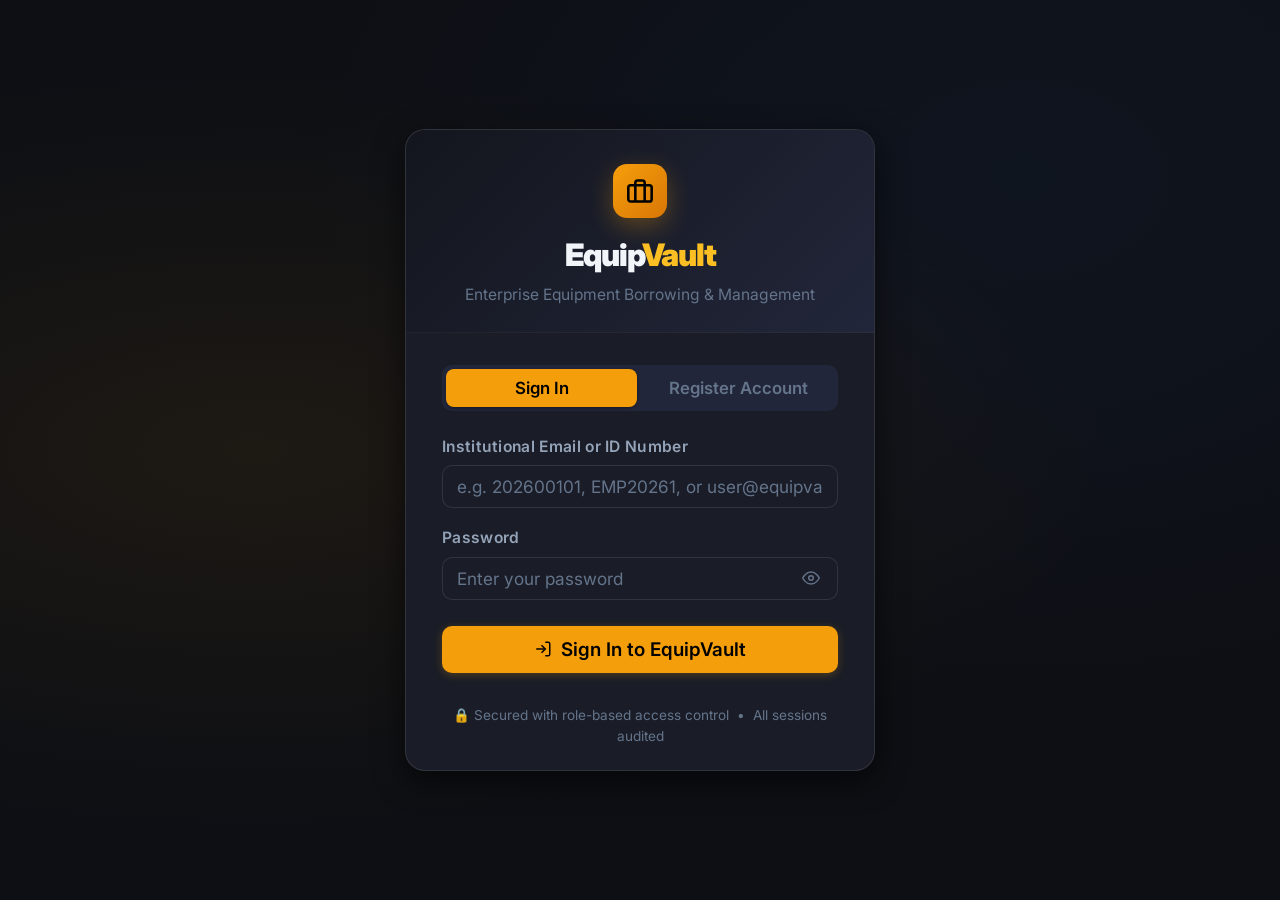
<file: index.html>
<!DOCTYPE html>
<html lang="en">
<head>
  <meta charset="UTF-8">
  <meta name="viewport" content="width=device-width, initial-scale=1.0">
  <meta name="description" content="EquipVault — Enterprise Equipment Borrowing & Management System. Manage equipment, requests, returns and reports.">
  <title>EquipVault — Admin & Custodian Portal</title>
  <link rel="stylesheet" href="css/style.css?v=20261025_02">
  <link rel="icon" href="data:image/svg+xml,<svg xmlns='http://www.w3.org/2000/svg' viewBox='0 0 24 24' fill='%23f59e0b'><path d='M20 7h-4V4c0-1.1-.9-2-2-2h-4c-1.1 0-2 .9-2 2v3H4c-1.1 0-2 .9-2 2v11c0 1.1.9 2 2 2h16c1.1 0 2-.9 2-2V9c0-1.1-.9-2-2-2zM10 4h4v3h-4V4zm10 16H4V9h16v11z'/></svg>">
  <style>
    /* Direct Receipt Theme Overrides */
    #modal-receipt .receipt-sheet {
      background: var(--bg-surface, #13161d) !important;
      color: var(--text-primary, #f1f5f9) !important;
      border: 1px solid var(--border-medium, rgba(255,255,255,0.12)) !important;
    }
    #modal-receipt h2 {
      color: var(--text-primary, #ffffff) !important;
    }
    #modal-receipt .receipt-header p {
      color: var(--text-secondary, #94a3b8) !important;
    }
    #modal-receipt .receipt-table th {
      background: var(--bg-elevated, #22263a) !important;
      color: var(--gold-400, #fbbf24) !important;
    }
    #modal-receipt .receipt-table td {
      background: var(--bg-card, #1a1d27) !important;
      color: var(--text-primary, #f1f5f9) !important;
    }
    #modal-receipt .receipt-table td strong {
      color: var(--text-primary, #ffffff) !important;
    }
    #modal-receipt .signature-line {
      color: var(--text-secondary, #94a3b8) !important;
    }
    #modal-receipt .signature-line strong {
      color: var(--text-primary, #ffffff) !important;
    }
    [data-theme="light"] #modal-receipt .receipt-sheet {
      background: #ffffff !important;
      color: #0f172a !important;
    }
    [data-theme="light"] #modal-receipt h2 {
      color: #0f172a !important;
    }
    [data-theme="light"] #modal-receipt .receipt-table th {
      background: #f1f5f9 !important;
      color: #b45309 !important;
    }
    [data-theme="light"] #modal-receipt .receipt-table td {
      background: #ffffff !important;
      color: #0f172a !important;
    }
    [data-theme="light"] #modal-receipt .receipt-table td strong {
      color: #0f172a !important;
    }
  </style>
</head>
<body>
<div class="app-shell">

  <!-- ===================== SIDEBAR ===================== -->
  <aside class="sidebar" id="sidebar">
    <a class="sidebar-brand" href="#">
      <div class="sidebar-brand-icon">
        <svg viewBox="0 0 24 24" fill="none" stroke="currentColor" stroke-width="2.2">
          <rect x="2" y="7" width="20" height="14" rx="2"/>
          <path d="M16 21V5a2 2 0 0 0-2-2h-4a2 2 0 0 0-2 2v16"/>
        </svg>
      </div>
      <div class="sidebar-brand-text">
        <div class="sidebar-brand-name">EquipVault</div>
        <div class="sidebar-brand-sub">Admin & Custodian Portal</div>
      </div>
    </a>

    <nav class="sidebar-nav">
      <span class="nav-section-label">Overview</span>

      <button class="nav-tab active" data-tab="dashboard" id="nav-dashboard">
        <svg viewBox="0 0 24 24" fill="none" stroke="currentColor" stroke-width="2"><rect x="3" y="3" width="7" height="7"/><rect x="14" y="3" width="7" height="7"/><rect x="14" y="14" width="7" height="7"/><rect x="3" y="14" width="7" height="7"/></svg>
        Dashboard
      </button>

      <span class="nav-section-label">Inventory</span>

      <button class="nav-tab" data-tab="equipment" id="nav-equipment">
        <svg viewBox="0 0 24 24" fill="none" stroke="currentColor" stroke-width="2"><polygon points="12 2 2 7 12 12 22 7 12 2"/><polyline points="2 17 12 22 22 17"/><polyline points="2 12 12 17 22 12"/></svg>
        Equipment
        <span class="nav-badge" id="badge-equipment"></span>
      </button>

      <span class="nav-section-label">Transactions</span>

      <button class="nav-tab" data-tab="requests" id="nav-requests">
        <svg viewBox="0 0 24 24" fill="none" stroke="currentColor" stroke-width="2"><path d="M14 2H6a2 2 0 0 0-2 2v16a2 2 0 0 0 2 2h12a2 2 0 0 0 2-2V8z"/><polyline points="14 2 14 8 20 8"/><line x1="12" y1="18" x2="12" y2="12"/><line x1="9" y1="15" x2="15" y2="15"/></svg>
        Requests
        <span class="nav-badge" id="badge-requests"></span>
      </button>

      <button class="nav-tab" data-tab="returns" id="nav-returns">
        <svg viewBox="0 0 24 24" fill="none" stroke="currentColor" stroke-width="2"><polyline points="9 14 4 9 9 4"/><path d="M20 20v-7a4 4 0 0 0-4-4H4"/></svg>
        Returns
        <span class="nav-badge" id="badge-returns"></span>
      </button>

      <button class="nav-tab" data-tab="overdue" id="nav-overdue">
        <svg viewBox="0 0 24 24" fill="none" stroke="currentColor" stroke-width="2"><circle cx="12" cy="12" r="10"/><polyline points="12 6 12 12 14 14"/></svg>
        Due Dates
        <span class="nav-badge" id="badge-overdue"></span>
      </button>

      <span class="nav-section-label">Reports</span>

      <button class="nav-tab" data-tab="history" id="nav-history">
        <svg viewBox="0 0 24 24" fill="none" stroke="currentColor" stroke-width="2"><polyline points="22 12 18 12 15 21 9 3 6 12 2 12"/></svg>
        History & Reports
      </button>
    </nav>

    <div class="sidebar-footer">
      <div class="sidebar-user-card" id="sidebar-user-card">
        <div class="sidebar-avatar" id="sidebar-avatar">EV</div>
        <div class="sidebar-user-info">
          <div class="sidebar-user-name" id="sidebar-user-name">Loading…</div>
          <div class="sidebar-user-role" id="sidebar-user-role">—</div>
        </div>
      </div>
    </div>
  </aside>

  <!-- ===================== MAIN ===================== -->
  <div class="main-content">

    <!-- Header -->
    <header class="app-header">
      <div class="header-left">
        <div class="header-chips">
          <button class="header-chip chip-overdue" id="chip-overdue" style="display:none;">
            <svg width="12" height="12" viewBox="0 0 24 24" fill="none" stroke="currentColor" stroke-width="2.5"><circle cx="12" cy="12" r="10"/><line x1="12" y1="8" x2="12" y2="12"/><line x1="12" y1="16" x2="12.01" y2="16"/></svg>
            <span id="chip-overdue-text">0 Overdue</span>
          </button>
          <button class="header-chip chip-pending" id="chip-pending" style="display:none;">
            <svg width="12" height="12" viewBox="0 0 24 24" fill="none" stroke="currentColor" stroke-width="2.5"><circle cx="12" cy="12" r="10"/><polyline points="12 6 12 12 14 14"/></svg>
            <span id="chip-pending-text">0 Pending</span>
          </button>
        </div>
      </div>

      <div class="header-right">
        <button class="header-icon-btn" id="btn-theme" title="Toggle theme">
          <svg viewBox="0 0 24 24" fill="none" stroke="currentColor" stroke-width="2"><circle cx="12" cy="12" r="5"/><line x1="12" y1="1" x2="12" y2="3"/><line x1="12" y1="21" x2="12" y2="23"/><line x1="4.22" y1="4.22" x2="5.64" y2="5.64"/><line x1="18.36" y1="18.36" x2="19.78" y2="19.78"/><line x1="1" y1="12" x2="3" y2="12"/><line x1="21" y1="12" x2="23" y2="12"/><line x1="4.22" y1="19.78" x2="5.64" y2="18.36"/><line x1="18.36" y1="5.64" x2="19.78" y2="4.22"/></svg>
        </button>
        <div class="header-user-btn" id="header-user-btn">
          <div class="header-avatar" id="header-avatar">EV</div>
          <div class="header-user-info">
            <div class="header-user-name" id="header-user-name">Guest</div>
            <div class="header-user-role" id="header-user-role">Not signed in</div>
          </div>
        </div>
        <button class="btn btn-danger btn-sm" id="btn-logout" title="Sign out">
          <svg viewBox="0 0 24 24" fill="none" stroke="currentColor" stroke-width="2"><path d="M9 21H5a2 2 0 0 1-2-2V5a2 2 0 0 1 2-2h4"/><polyline points="16 17 21 12 16 7"/><line x1="21" y1="12" x2="9" y2="12"/></svg>
        </button>
      </div>
    </header>

    <!-- Page Content -->
    <main class="page-content">

      <!-- ===================== DASHBOARD ===================== -->
      <section class="view-section active" id="view-dashboard">
        <div class="page-header">
          <div>
            <h1 class="page-title">Dashboard</h1>
            <p class="page-subtitle">Real-time overview of your equipment inventory and borrowing activity.</p>
          </div>
          <div class="page-actions">
            <button class="btn btn-secondary btn-sm" id="btn-dashboard-refresh">
              <svg viewBox="0 0 24 24" fill="none" stroke="currentColor" stroke-width="2"><polyline points="23 4 23 10 17 10"/><path d="M20.49 15a9 9 0 1 1-2.12-9.36L23 10"/></svg>
              Refresh
            </button>
          </div>
        </div>

        <!-- Overdue Alert -->
        <div class="alert-banner alert-overdue" id="overdue-banner">
          <div class="alert-icon">
            <svg viewBox="0 0 24 24" fill="none" stroke="currentColor" stroke-width="2"><circle cx="12" cy="12" r="10"/><line x1="12" y1="8" x2="12" y2="12"/><line x1="12" y1="16" x2="12.01" y2="16"/></svg>
          </div>
          <div class="alert-text">
            <div class="alert-title" id="overdue-banner-title">Overdue Items Detected</div>
            <div class="alert-desc" id="overdue-banner-desc">Immediate action required — review overdue loans and contact borrowers.</div>
          </div>
          <button class="btn btn-danger btn-sm" id="btn-view-overdue">View Overdue</button>
        </div>

        <!-- KPI Cards -->
        <div class="kpi-grid">
          <div class="kpi-card kpi-gold">
            <div class="kpi-header">
              <div class="kpi-icon">
                <svg viewBox="0 0 24 24" fill="none" stroke="currentColor" stroke-width="2"><polygon points="12 2 2 7 12 12 22 7 12 2"/><polyline points="2 17 12 22 22 17"/><polyline points="2 12 12 17 22 12"/></svg>
              </div>
              <span class="kpi-label">Total Equipment</span>
            </div>
            <div class="kpi-value" id="kpi-total">—</div>
            <div class="kpi-progress-track"><div class="kpi-progress-fill" id="kpi-total-bar" style="width:100%"></div></div>
            <div class="kpi-meta">All registered items in inventory</div>
          </div>

          <div class="kpi-card kpi-green">
            <div class="kpi-header">
              <div class="kpi-icon">
                <svg viewBox="0 0 24 24" fill="none" stroke="currentColor" stroke-width="2"><polyline points="20 6 9 17 4 12"/></svg>
              </div>
              <span class="kpi-label">Available</span>
            </div>
            <div class="kpi-value" id="kpi-available">—</div>
            <div class="kpi-progress-track"><div class="kpi-progress-fill" id="kpi-available-bar" style="width:0%"></div></div>
            <div class="kpi-meta"><span id="kpi-availability-rate">0</span>% availability rate</div>
          </div>

          <div class="kpi-card kpi-blue">
            <div class="kpi-header">
              <div class="kpi-icon">
                <svg viewBox="0 0 24 24" fill="none" stroke="currentColor" stroke-width="2"><path d="M20.84 4.61a5.5 5.5 0 0 0-7.78 0L12 5.67l-1.06-1.06a5.5 5.5 0 0 0-7.78 7.78l1.06 1.06L12 21.23l7.78-7.78 1.06-1.06a5.5 5.5 0 0 0 0-7.78z"/></svg>
              </div>
              <span class="kpi-label">Borrowed</span>
            </div>
            <div class="kpi-value" id="kpi-borrowed">—</div>
            <div class="kpi-progress-track"><div class="kpi-progress-fill" id="kpi-borrowed-bar" style="width:0%"></div></div>
            <div class="kpi-meta">Active loans in circulation</div>
          </div>

          <div class="kpi-card kpi-red">
            <div class="kpi-header">
              <div class="kpi-icon">
                <svg viewBox="0 0 24 24" fill="none" stroke="currentColor" stroke-width="2"><circle cx="12" cy="12" r="10"/><polyline points="12 6 12 12 14 14"/></svg>
              </div>
              <span class="kpi-label">Overdue</span>
            </div>
            <div class="kpi-value" id="kpi-overdue">—</div>
            <div class="kpi-progress-track"><div class="kpi-progress-fill" id="kpi-overdue-bar" style="width:0%"></div></div>
            <div class="kpi-meta">Past expected return date</div>
          </div>

          <div class="kpi-card kpi-purple">
            <div class="kpi-header">
              <div class="kpi-icon">
                <svg viewBox="0 0 24 24" fill="none" stroke="currentColor" stroke-width="2"><path d="M14.7 6.3a1 1 0 0 0 0 1.4l1.6 1.6a1 1 0 0 0 1.4 0l3.77-3.77a6 6 0 0 1-7.94 7.94l-6.91 6.91a2.12 2.12 0 0 1-3-3l6.91-6.91a6 6 0 0 1 7.94-7.94l-3.76 3.76z"/></svg>
              </div>
              <span class="kpi-label">Maintenance</span>
            </div>
            <div class="kpi-value" id="kpi-maintenance">—</div>
            <div class="kpi-progress-track"><div class="kpi-progress-fill" id="kpi-maintenance-bar" style="width:0%"></div></div>
            <div class="kpi-meta">Items under servicing</div>
          </div>

          <div class="kpi-card kpi-gold">
            <div class="kpi-header">
              <div class="kpi-icon">
                <svg viewBox="0 0 24 24" fill="none" stroke="currentColor" stroke-width="2"><path d="M14 2H6a2 2 0 0 0-2 2v16a2 2 0 0 0 2 2h12a2 2 0 0 0 2-2V8z"/><polyline points="14 2 14 8 20 8"/></svg>
              </div>
              <span class="kpi-label">Pending Requests</span>
            </div>
            <div class="kpi-value" id="kpi-pending">—</div>
            <div class="kpi-progress-track"><div class="kpi-progress-fill" id="kpi-pending-bar" style="width:0%"></div></div>
            <div class="kpi-meta">Awaiting admin approval</div>
          </div>
        </div>

        <!-- Dashboard Grid -->
        <div class="dashboard-grid">
          <!-- Active Loans -->
          <div class="card">
            <div class="card-header">
              <div class="card-title">
                <svg viewBox="0 0 24 24" fill="none" stroke="currentColor" stroke-width="2"><path d="M22 12h-4l-3 9L9 3l-3 9H2"/></svg>
                Active Loans
              </div>
              <button class="btn btn-ghost btn-sm" id="btn-view-all-loans">View All →</button>
            </div>
            <div id="dash-active-loans">
              <div class="empty-state">
                <svg viewBox="0 0 24 24" fill="none" stroke="currentColor" stroke-width="1.5"><circle cx="12" cy="12" r="10"/><polyline points="12 6 12 12 14 14"/></svg>
                <h3>No Active Loans</h3>
                <p>All equipment has been returned to storage.</p>
              </div>
            </div>
          </div>

          <!-- Sidebar stats -->
          <div style="display:flex; flex-direction:column; gap:16px;">
            <!-- Category breakdown -->
            <div class="card">
              <div class="card-header">
                <div class="card-title">
                  <svg viewBox="0 0 24 24" fill="none" stroke="currentColor" stroke-width="2"><line x1="18" y1="20" x2="18" y2="10"/><line x1="12" y1="20" x2="12" y2="4"/><line x1="6" y1="20" x2="6" y2="14"/></svg>
                  By Category
                </div>
              </div>
              <div class="card-body" id="dash-category-breakdown">
                <p class="text-muted" style="font-size:0.8rem;">Loading…</p>
              </div>
            </div>

            <!-- Recent Activity -->
            <div class="card">
              <div class="card-header">
                <div class="card-title">
                  <svg viewBox="0 0 24 24" fill="none" stroke="currentColor" stroke-width="2"><polyline points="22 12 18 12 15 21 9 3 6 12 2 12"/></svg>
                  Recent Activity
                </div>
              </div>
              <div class="card-body" id="dash-activity-stream">
                <p class="text-muted" style="font-size:0.8rem;">Loading…</p>
              </div>
            </div>
          </div>
        </div>
      </section>

      <!-- ===================== EQUIPMENT ===================== -->
      <section class="view-section" id="view-equipment">
        <div class="page-header">
          <div>
            <h1 class="page-title">Equipment Catalog</h1>
            <p class="page-subtitle">Browse, manage and register equipment items in the inventory.</p>
          </div>
          <div class="page-actions">
            <button class="btn btn-primary btn-sm" id="btn-add-equipment">
              <svg viewBox="0 0 24 24" fill="none" stroke="currentColor" stroke-width="2"><line x1="12" y1="5" x2="12" y2="19"/><line x1="5" y1="12" x2="19" y2="12"/></svg>
              Register New Equipment
            </button>
          </div>
        </div>

        <div class="card">
          <div class="toolbar">
            <div class="search-wrap">
              <svg viewBox="0 0 24 24" fill="none" stroke="currentColor" stroke-width="2"><circle cx="11" cy="11" r="8"/><line x1="21" y1="21" x2="16.65" y2="16.65"/></svg>
              <input type="text" class="search-input" id="eq-search" placeholder="Search equipment name, ID…">
            </div>
            <select class="filter-select" id="eq-cat-filter">
              <option value="All">All Categories</option>
              <option value="Computing">Computing</option>
              <option value="Media & AV">Media & AV</option>
              <option value="Laboratory">Laboratory</option>
              <option value="Robotics">Robotics</option>
              <option value="Audio">Audio</option>
              <option value="Other">Other</option>
            </select>
            <select class="filter-select" id="eq-status-filter">
              <option value="All">All Status</option>
              <option value="Available">Available</option>
              <option value="Borrowed">Borrowed</option>
              <option value="Under Maintenance">Maintenance</option>
            </select>
            <select class="filter-select" id="eq-cond-filter">
              <option value="All">All Conditions</option>
              <option value="Excellent">Excellent</option>
              <option value="Good">Good</option>
              <option value="Fair">Fair</option>
              <option value="Needs Repair">Needs Repair</option>
            </select>
            <div class="view-toggle">
              <button class="view-toggle-btn active" id="btn-grid-view" title="Grid view">
                <svg viewBox="0 0 24 24" fill="none" stroke="currentColor" stroke-width="2"><rect x="3" y="3" width="7" height="7"/><rect x="14" y="3" width="7" height="7"/><rect x="14" y="14" width="7" height="7"/><rect x="3" y="14" width="7" height="7"/></svg>
              </button>
              <button class="view-toggle-btn" id="btn-list-view" title="List view">
                <svg viewBox="0 0 24 24" fill="none" stroke="currentColor" stroke-width="2"><line x1="8" y1="6" x2="21" y2="6"/><line x1="8" y1="12" x2="21" y2="12"/><line x1="8" y1="18" x2="21" y2="18"/><line x1="3" y1="6" x2="3.01" y2="6"/><line x1="3" y1="12" x2="3.01" y2="12"/><line x1="3" y1="18" x2="3.01" y2="18"/></svg>
              </button>
            </div>
          </div>
          <div id="equipment-container" class="equipment-grid" style="padding:16px;"></div>
        </div>
      </section>

      <!-- ===================== REQUESTS ===================== -->
      <section class="view-section" id="view-requests">
        <div class="page-header">
          <div>
            <h1 class="page-title" id="requests-page-title">Borrowing Requests</h1>
            <p class="page-subtitle">Review, approve or reject equipment borrowing requests.</p>
          </div>
          <div class="page-actions"></div>
        </div>

        <div class="card">
          <div class="toolbar">
            <div class="search-wrap">
              <svg viewBox="0 0 24 24" fill="none" stroke="currentColor" stroke-width="2"><circle cx="11" cy="11" r="8"/><line x1="21" y1="21" x2="16.65" y2="16.65"/></svg>
              <input type="text" class="search-input" id="req-search" placeholder="Search borrower, equipment…">
            </div>
            <select class="filter-select" id="req-status-filter">
              <option value="All">All Status</option>
              <option value="Pending">Pending</option>
              <option value="Approved">Approved</option>
              <option value="Active">Active Loan</option>
              <option value="Returned">Returned</option>
              <option value="Rejected">Rejected</option>
            </select>
          </div>
          <div class="table-wrapper">
            <table class="data-table">
              <thead>
                <tr>
                  <th>Request ID</th>
                  <th>Equipment</th>
                  <th>Borrower</th>
                  <th>Borrow Period</th>
                  <th>Purpose</th>
                  <th>Status</th>
                  <th>Actions</th>
                </tr>
              </thead>
              <tbody id="requests-tbody"></tbody>
            </table>
          </div>
        </div>
      </section>

      <!-- ===================== RETURNS ===================== -->
      <section class="view-section" id="view-returns">
        <div class="page-header">
          <div>
            <h1 class="page-title">Return Management</h1>
            <p class="page-subtitle">Process equipment returns, inspect condition and update inventory.</p>
          </div>
          <div class="page-actions">
            <span class="badge badge-borrowed" id="returns-active-count">0 Active Loans</span>
          </div>
        </div>

        <div class="card">
          <div class="card-header">
            <div class="card-title">
              <svg viewBox="0 0 24 24" fill="none" stroke="currentColor" stroke-width="2"><polyline points="9 14 4 9 9 4"/><path d="M20 20v-7a4 4 0 0 0-4-4H4"/></svg>
              Active Loans — Pending Return
            </div>
          </div>
          <div class="table-wrapper">
            <table class="data-table">
              <thead>
                <tr>
                  <th>Request ID</th>
                  <th>Equipment</th>
                  <th>Borrower</th>
                  <th>Borrowed On</th>
                  <th>Due Date</th>
                  <th>Status</th>
                  <th>Action</th>
                </tr>
              </thead>
              <tbody id="returns-tbody"></tbody>
            </table>
          </div>
        </div>
      </section>

      <!-- ===================== OVERDUE ===================== -->
      <section class="view-section" id="view-overdue">
        <div class="page-header">
          <div>
            <h1 class="page-title">Due Date Tracking</h1>
            <p class="page-subtitle">Monitor all active loans with upcoming and overdue return dates.</p>
          </div>
          <div class="page-actions">
            <button class="btn btn-secondary btn-sm" id="btn-send-reminders">
              <svg viewBox="0 0 24 24" fill="none" stroke="currentColor" stroke-width="2"><path d="M18 8A6 6 0 0 0 6 8c0 7-3 9-3 9h18s-3-2-3-9"/><path d="M13.73 21a2 2 0 0 1-3.46 0"/></svg>
              Send All Reminders
            </button>
          </div>
        </div>

        <div class="card">
          <div class="table-wrapper">
            <table class="data-table">
              <thead>
                <tr>
                  <th>Request ID</th>
                  <th>Equipment</th>
                  <th>Borrower</th>
                  <th>Contact</th>
                  <th>Due Date</th>
                  <th>Status</th>
                  <th>Time Status</th>
                  <th>Actions</th>
                </tr>
              </thead>
              <tbody id="overdue-tbody"></tbody>
            </table>
          </div>
        </div>
      </section>

      <!-- ===================== HISTORY ===================== -->
      <section class="view-section" id="view-history">
        <div class="page-header">
          <div>
            <h1 class="page-title">Borrowing History & Reports</h1>
            <p class="page-subtitle">Complete audit trail of all equipment transactions.</p>
          </div>
          <div class="page-actions">
            <button class="btn btn-secondary btn-sm" id="btn-export-csv">
              <svg viewBox="0 0 24 24" fill="none" stroke="currentColor" stroke-width="2"><path d="M21 15v4a2 2 0 0 1-2 2H5a2 2 0 0 1-2-2v-4"/><polyline points="7 10 12 15 17 10"/><line x1="12" y1="15" x2="12" y2="3"/></svg>
              Export CSV
            </button>
          </div>
        </div>

        <div class="card">
          <div class="toolbar">
            <div class="search-wrap">
              <svg viewBox="0 0 24 24" fill="none" stroke="currentColor" stroke-width="2"><circle cx="11" cy="11" r="8"/><line x1="21" y1="21" x2="16.65" y2="16.65"/></svg>
              <input type="text" class="search-input" id="hist-search" placeholder="Search borrower, equipment ID…">
            </div>
            <select class="filter-select" id="hist-cond-filter">
              <option value="All">All Return Conditions</option>
              <option value="Excellent">Excellent</option>
              <option value="Good">Good</option>
              <option value="Fair">Fair</option>
              <option value="Needs Repair">Needs Repair</option>
            </select>
          </div>
          <div class="table-wrapper">
            <table class="data-table">
              <thead>
                <tr>
                  <th>Return ID</th>
                  <th>Request ID</th>
                  <th>Equipment</th>
                  <th>Borrower</th>
                  <th>Borrowed</th>
                  <th>Returned</th>
                  <th>Condition</th>
                  <th>Received By</th>
                  <th>Actions</th>
                </tr>
              </thead>
              <tbody id="history-tbody"></tbody>
            </table>
          </div>
        </div>
      </section>

    </main>
  </div>
</div>

<!-- ===================== MODALS ===================== -->

<!-- Equipment Modal -->
<div class="modal-backdrop" id="modal-equipment">
  <div class="modal-panel modal-panel-lg">
    <div class="modal-header">
      <div class="modal-title">
        <svg viewBox="0 0 24 24" fill="none" stroke="currentColor" stroke-width="2"><polygon points="12 2 2 7 12 12 22 7 12 2"/><polyline points="2 17 12 22 22 17"/><polyline points="2 12 12 17 22 12"/></svg>
        <span id="modal-eq-title">Register New Equipment</span>
      </div>
      <button class="modal-close" data-close="modal-equipment"><svg viewBox="0 0 24 24" fill="none" stroke="currentColor" stroke-width="2"><line x1="18" y1="6" x2="6" y2="18"/><line x1="6" y1="6" x2="18" y2="18"/></svg></button>
    </div>
    <div class="modal-body">
      <form id="form-equipment">
        <input type="hidden" id="eq-is-edit" value="false">
        <div class="form-grid">
          <div class="form-group">
            <div style="display:flex; justify-content:space-between; align-items:center; margin-bottom:6px;">
              <label class="form-label" for="eq-id" style="margin-bottom:0;">Equipment ID <span style="font-size:0.7rem; color:var(--gold-400); font-weight:normal;">(Auto-Generated)</span></label>
              <button type="button" class="btn btn-secondary btn-sm" id="btn-gen-eq-id" title="Generate New ID" style="padding:4px 10px; font-size:0.78rem; color:var(--gold-400);">
                🔄 Re-roll ID
              </button>
            </div>
            <input type="text" id="eq-id" class="form-control" placeholder="Auto-generated" readonly required style="font-family:'Courier New', monospace; font-weight:700; color:var(--gold-400); background:var(--bg-elevated); cursor:not-allowed;">
          </div>
          <div class="form-group">
            <label class="form-label" for="eq-name">Equipment Name <span class="req">*</span></label>
            <input type="text" id="eq-name" class="form-control" placeholder="e.g. Sony Cinema FX6 / Dell Precision Workstation" required autofocus>
          </div>
          <div class="form-group">
            <label class="form-label" for="eq-category">Category <span class="req">*</span></label>
            <select id="eq-category" class="form-control" required>
              <option value="Computing">Computing</option>
              <option value="Media & AV">Media & AV</option>
              <option value="Laboratory">Laboratory</option>
              <option value="Robotics">Robotics</option>
              <option value="Audio">Audio</option>
              <option value="Other">Other</option>
            </select>
          </div>
          <div class="form-group">
            <label class="form-label" for="eq-condition">Initial Condition <span class="req">*</span></label>
            <select id="eq-condition" class="form-control" required>
              <option value="Excellent">Excellent — Pristine / Brand New</option>
              <option value="Good" selected>Good — Fully functional</option>
              <option value="Fair">Fair — Functional with wear</option>
              <option value="Needs Repair">Needs Repair — Maintenance required</option>
            </select>
          </div>
          <div class="form-group">
            <label class="form-label" for="eq-status">Availability Status <span class="req">*</span></label>
            <select id="eq-status" class="form-control" required>
              <option value="Available" selected>Available for Borrowing</option>
              <option value="Under Maintenance">Under Maintenance</option>
              <option value="Borrowed">Borrowed</option>
            </select>
          </div>
          <div class="form-group">
            <label class="form-label" for="eq-total-units">Number of Units (Stock Limitation) <span class="req">*</span></label>
            <input type="number" id="eq-total-units" class="form-control" min="1" max="9999" value="1" placeholder="e.g. 1, 5, 10" required>
            <span style="font-size:0.71rem; color:var(--text-dim); margin-top:3px; display:block;">Unit limit stock / total inventory capacity.</span>
          </div>
          <div class="form-group" id="wrap-eq-available-units" style="display:none;">
            <label class="form-label" for="eq-available-units">Available Units in Stock</label>
            <input type="number" id="eq-available-units" class="form-control" min="0" max="9999" value="1" placeholder="Available units">
            <span style="font-size:0.71rem; color:var(--text-dim); margin-top:3px; display:block;">Current free units ready for borrowing.</span>
          </div>
          <div class="form-group">
            <label class="form-label" for="eq-serial">Serial Number / Asset Tag</label>
            <input type="text" id="eq-serial" class="form-control" placeholder="e.g. SN-2026-99042">
          </div>
          <div class="form-group form-full">
            <label class="form-label" for="eq-location">Storage Location <span class="req">*</span></label>
            <input type="text" id="eq-location" class="form-control" placeholder="e.g. Main IT Cage - Shelf A2" value="Main IT Cage - Shelf A1">
          </div>

          <!-- PHOTO PASTE & UPLOAD ZONE -->
          <div class="form-group form-full">
            <div style="display:flex; justify-content:space-between; align-items:center; margin-bottom:6px;">
              <label class="form-label" style="margin-bottom:0;">Equipment Photo</label>
              <span class="paste-hint-pill">📋 Tip: Press <kbd style="font-family:inherit; background:var(--bg-elevated); padding:1px 5px; border-radius:3px; color:var(--text-primary); font-weight:700;">Ctrl + V</kbd> to paste photo</span>
            </div>

            <div class="photo-drop-zone" id="eq-photo-dropzone">
              <input type="file" id="eq-file-input" accept="image/*" style="display:none;">
              <input type="hidden" id="eq-photo-data" value="assets/images/laptop.jpg">

              <!-- Image Preview Container -->
              <div id="eq-photo-preview-wrap" style="display:flex; flex-direction:column; align-items:center; gap:10px; width:100%;">
                <img id="eq-preview-img" src="assets/images/laptop.jpg" alt="Equipment preview" style="max-height:160px; max-width:100%; border-radius:var(--radius-md); object-fit:contain; border:1px solid var(--border-medium); box-shadow:var(--shadow-sm);">
                <div style="display:flex; gap:8px;">
                  <button type="button" class="btn btn-secondary btn-sm" id="btn-browse-photo">
                    <svg viewBox="0 0 24 24" fill="none" stroke="currentColor" stroke-width="2"><path d="M21 15v4a2 2 0 0 1-2 2H5a2 2 0 0 1-2-2v-4"/><polyline points="17 8 12 3 7 8"/><line x1="12" y1="3" x2="12" y2="15"/></svg>
                    Browse File
                  </button>
                  <button type="button" class="btn btn-ghost btn-sm" id="btn-toggle-presets" style="font-size:0.75rem; color:var(--text-dim); text-decoration:underline;">
                    Stock Presets / Link
                  </button>
                </div>
              </div>
            </div>

            <!-- Collapsible stock presets or custom URL -->
            <div id="eq-photo-presets-wrap" style="display:none; margin-top:10px; padding:12px; background:var(--bg-elevated); border-radius:var(--radius-md); border:1px solid var(--border-subtle);">
              <label class="form-label" style="font-size:0.72rem;">Choose a stock library photo or enter image URL:</label>
              <div style="display:grid; grid-template-columns:1fr 1fr; gap:8px; margin-bottom:8px;">
                <select id="eq-image-preset" class="form-control">
                  <option value="">— Stock Photo Presets —</option>
                  <option value="assets/images/laptop.jpg">💻 Laptop / Computing</option>
                  <option value="assets/images/camera.jpg">📷 Cinema Camera / Media</option>
                  <option value="assets/images/lab.jpg">🔬 Oscilloscope / Lab</option>
                  <option value="assets/images/drone.jpg">🚁 Survey Drone / Robotics</option>
                </select>
                <input type="url" id="eq-custom-image-url" class="form-control" placeholder="Direct URL (https://…)">
              </div>
            </div>
          </div>

          <div class="form-group form-full">
            <label class="form-label" for="eq-description">Description & Technical Specifications</label>
            <textarea id="eq-description" class="form-control" placeholder="Detailed specs, included accessories (cables, case, charger), and special instructions…"></textarea>
          </div>
        </div>

        <div class="modal-footer" style="padding:0; margin-top:16px; border:none; display:flex; justify-content:flex-end; gap:8px;">
          <button type="button" class="btn btn-secondary" data-close="modal-equipment">Cancel</button>
          <button type="submit" class="btn btn-primary" id="btn-save-equipment">
            <svg viewBox="0 0 24 24" fill="none" stroke="currentColor" stroke-width="2"><polyline points="20 6 9 17 4 12"/></svg>
            Save Equipment
          </button>
        </div>
      </form>
    </div>
  </div>
</div>

<!-- Borrow Request Modal -->
<div class="modal-backdrop" id="modal-request">
  <div class="modal-panel modal-panel-lg">
    <div class="modal-header">
      <div class="modal-title">
        <svg viewBox="0 0 24 24" fill="none" stroke="currentColor" stroke-width="2"><path d="M14 2H6a2 2 0 0 0-2 2v16a2 2 0 0 0 2 2h12a2 2 0 0 0 2-2V8z"/><polyline points="14 2 14 8 20 8"/><line x1="12" y1="18" x2="12" y2="12"/><line x1="9" y1="15" x2="15" y2="15"/></svg>
        Submit Borrowing Request
      </div>
      <button class="modal-close" data-close="modal-request"><svg viewBox="0 0 24 24" fill="none" stroke="currentColor" stroke-width="2"><line x1="18" y1="6" x2="6" y2="18"/><line x1="6" y1="6" x2="18" y2="18"/></svg></button>
    </div>
    <div class="modal-body">
      <form id="form-request">
        <div class="form-grid">
          <div class="form-group form-full">
            <label class="form-label" for="req-equipment-id">Select Equipment <span class="req">*</span></label>
            <select id="req-equipment-id" class="form-control" required></select>
          </div>
          <div class="form-group form-full">
            <div style="display:flex; justify-content:space-between; align-items:center; margin-bottom:6px;">
              <label class="form-label" for="req-units" style="margin-bottom:0;">Number of Units to Borrow <span class="req">*</span></label>
              <span id="req-stock-hint" style="font-size:0.74rem; color:var(--gold-400); font-weight:600;">Stock Limit: Select equipment above</span>
            </div>
            <input type="number" id="req-units" class="form-control" min="1" max="1" value="1" required>
            <span style="font-size:0.71rem; color:var(--text-dim); margin-top:3px; display:block;">Subject to unit limitation stock available for loan.</span>
          </div>
          <div class="form-group">
            <label class="form-label" for="req-borrower-name">Borrower Full Name <span class="req">*</span></label>
            <input type="text" id="req-borrower-name" class="form-control" required>
          </div>
          <div class="form-group">
            <label class="form-label" for="req-borrower-id">Student / Staff ID <span class="req">*</span></label>
            <input type="text" id="req-borrower-id" class="form-control" required>
          </div>
          <div class="form-group">
            <label class="form-label" for="req-email">Email Address <span class="req">*</span></label>
            <input type="email" id="req-email" class="form-control" required>
          </div>
          <div class="form-group">
            <label class="form-label" for="req-phone">Contact Number</label>
            <input type="text" id="req-phone" class="form-control">
          </div>
          <div class="form-group form-full">
            <label class="form-label" for="req-dept">Department / College <span class="req">*</span></label>
            <input type="text" id="req-dept" class="form-control" required>
          </div>
          <div class="form-group">
            <label class="form-label" for="req-borrow-date">Borrow Date <span class="req">*</span></label>
            <input type="datetime-local" id="req-borrow-date" class="form-control" required>
          </div>
          <div class="form-group">
            <label class="form-label" for="req-return-date">Expected Return Date <span class="req">*</span></label>
            <input type="datetime-local" id="req-return-date" class="form-control" required>
          </div>
          <div class="form-group form-full">
            <label class="form-label" for="req-purpose">Purpose / Justification <span class="req">*</span></label>
            <textarea id="req-purpose" class="form-control" placeholder="Describe the intended use and academic purpose…" required></textarea>
          </div>
        </div>
        <div class="modal-footer" style="padding:0; margin-top:16px; border:none;">
          <button type="button" class="btn btn-secondary" data-close="modal-request">Cancel</button>
          <button type="submit" class="btn btn-primary">Submit Request</button>
        </div>
      </form>
    </div>
  </div>
</div>

<!-- Approval Modal -->
<div class="modal-backdrop" id="modal-approval">
  <div class="modal-panel modal-panel-sm">
    <div class="modal-header">
      <div class="modal-title">
        <svg viewBox="0 0 24 24" fill="none" stroke="currentColor" stroke-width="2"><polyline points="20 6 9 17 4 12"/></svg>
        <span id="modal-approval-title">Approve Request</span>
      </div>
      <button class="modal-close" data-close="modal-approval"><svg viewBox="0 0 24 24" fill="none" stroke="currentColor" stroke-width="2"><line x1="18" y1="6" x2="6" y2="18"/><line x1="6" y1="6" x2="18" y2="18"/></svg></button>
    </div>
    <div class="modal-body">
      <div id="approval-req-summary" style="margin-bottom:16px; padding:12px; background:var(--bg-elevated); border-radius:var(--radius-md); border:1px solid var(--border-subtle);"></div>
      <form id="form-approval">
        <input type="hidden" id="approval-req-id">
        <input type="hidden" id="approval-action-type">
        <div class="form-group">
          <label class="form-label" for="approval-notes" id="label-approval-notes">Approval Notes</label>
          <textarea id="approval-notes" class="form-control" rows="3"></textarea>
        </div>
        <div class="modal-footer" style="padding:0; margin-top:12px; border:none;">
          <button type="button" class="btn btn-secondary" data-close="modal-approval">Cancel</button>
          <button type="submit" class="btn btn-success" id="btn-confirm-approval">Confirm Approval</button>
        </div>
      </form>
    </div>
  </div>
</div>

<!-- Return Modal -->
<div class="modal-backdrop" id="modal-return">
  <div class="modal-panel modal-panel-sm">
    <div class="modal-header">
      <div class="modal-title">
        <svg viewBox="0 0 24 24" fill="none" stroke="currentColor" stroke-width="2"><polyline points="9 14 4 9 9 4"/><path d="M20 20v-7a4 4 0 0 0-4-4H4"/></svg>
        Process Equipment Return
      </div>
      <button class="modal-close" data-close="modal-return"><svg viewBox="0 0 24 24" fill="none" stroke="currentColor" stroke-width="2"><line x1="18" y1="6" x2="6" y2="18"/><line x1="6" y1="6" x2="18" y2="18"/></svg></button>
    </div>
    <div class="modal-body">
      <div id="return-req-summary" style="margin-bottom:16px; padding:12px; background:var(--bg-elevated); border-radius:var(--radius-md); border:1px solid var(--border-subtle);"></div>
      <form id="form-return">
        <input type="hidden" id="return-req-id">
        <div class="form-group">
          <label class="form-label" for="return-actual-date">Actual Return Date/Time <span class="req">*</span></label>
          <input type="datetime-local" id="return-actual-date" class="form-control" required>
        </div>
        <div class="form-group">
          <label class="form-label" for="return-condition">Condition on Return <span class="req">*</span></label>
          <select id="return-condition" class="form-control" required>
            <option value="Excellent">Excellent — Pristine condition</option>
            <option value="Good">Good — Minor wear, fully functional</option>
            <option value="Fair">Fair — Noticeable wear, still operational</option>
            <option value="Needs Repair">Needs Repair — Damage or malfunction</option>
          </select>
        </div>
        <div class="form-group">
          <label class="form-label" for="return-notes">Custodian Remarks</label>
          <textarea id="return-notes" class="form-control" rows="3" placeholder="Note any accessories, damage, or missing components…"></textarea>
        </div>
        <div class="modal-footer" style="padding:0; margin-top:12px; border:none;">
          <button type="button" class="btn btn-secondary" data-close="modal-return">Cancel</button>
          <button type="submit" class="btn btn-primary">Confirm Return</button>
        </div>
      </form>
    </div>
  </div>
</div>

<!-- Item Details Modal -->
<div class="modal-backdrop" id="modal-details">
  <div class="modal-panel">
    <div class="modal-header">
      <div class="modal-title">
        <svg viewBox="0 0 24 24" fill="none" stroke="currentColor" stroke-width="2"><circle cx="12" cy="12" r="10"/><line x1="12" y1="16" x2="12" y2="12"/><line x1="12" y1="8" x2="12.01" y2="8"/></svg>
        <span id="modal-details-name">Equipment Details</span>
      </div>
      <button class="modal-close" data-close="modal-details"><svg viewBox="0 0 24 24" fill="none" stroke="currentColor" stroke-width="2"><line x1="18" y1="6" x2="6" y2="18"/><line x1="6" y1="6" x2="18" y2="18"/></svg></button>
    </div>
    <div class="modal-body" id="modal-details-body"></div>
    <div class="modal-footer">
      <button class="btn btn-secondary" data-close="modal-details">Close</button>
    </div>
  </div>
</div>

<!-- Receipt Modal -->
<div class="modal-backdrop" id="modal-receipt">
  <div class="modal-panel modal-panel-lg">
    <div class="modal-header">
      <div class="modal-title">
        <svg viewBox="0 0 24 24" fill="none" stroke="currentColor" stroke-width="2"><polyline points="6 9 6 2 18 2 18 9"/><path d="M6 18H4a2 2 0 0 1-2-2v-5a2 2 0 0 1 2-2h16a2 2 0 0 1 2 2v5a2 2 0 0 1-2 2h-2"/><rect x="6" y="14" width="12" height="8"/></svg>
        Transaction Receipt
      </div>
      <button class="modal-close" data-close="modal-receipt"><svg viewBox="0 0 24 24" fill="none" stroke="currentColor" stroke-width="2"><line x1="18" y1="6" x2="6" y2="18"/><line x1="6" y1="6" x2="18" y2="18"/></svg></button>
    </div>
    <div class="modal-body" id="modal-receipt-content"></div>
    <div class="modal-footer">
      <button class="btn btn-secondary" data-close="modal-receipt">Close</button>
      <button class="btn btn-primary" id="btn-print-receipt">
        <svg viewBox="0 0 24 24" fill="none" stroke="currentColor" stroke-width="2"><polyline points="6 9 6 2 18 2 18 9"/><path d="M6 18H4a2 2 0 0 1-2-2v-5a2 2 0 0 1 2-2h16a2 2 0 0 1 2 2v5a2 2 0 0 1-2 2h-2"/><rect x="6" y="14" width="12" height="8"/></svg>
        Print Receipt
      </button>
    </div>
  </div>
</div>

<!-- Official User Account & Security Profile Modal -->
<div class="modal-backdrop" id="modal-profile">
  <div class="modal-panel modal-panel-sm">
    <div class="modal-header">
      <div class="modal-title">
        <svg viewBox="0 0 24 24" fill="none" stroke="currentColor" stroke-width="2"><path d="M20 21v-2a4 4 0 0 0-4-4H8a4 4 0 0 0-4 4v2"/><circle cx="12" cy="7" r="4"/></svg>
        Institutional Staff Profile
      </div>
      <button class="modal-close" data-close="modal-profile"><svg viewBox="0 0 24 24" fill="none" stroke="currentColor" stroke-width="2"><line x1="18" y1="6" x2="6" y2="18"/><line x1="6" y1="6" x2="18" y2="18"/></svg></button>
    </div>
    <div class="modal-body">
      <div style="display:flex; align-items:center; gap:16px; padding:16px; background:var(--bg-elevated); border:1px solid var(--border-subtle); border-radius:var(--radius-lg); margin-bottom:18px;">
        <div id="modal-profile-avatar" style="width:52px; height:52px; border-radius:50%; background:linear-gradient(135deg,var(--gold-600),var(--gold-400)); color:#000; font-size:1.1rem; font-weight:800; display:flex; align-items:center; justify-content:center; flex-shrink:0;">SA</div>
        <div>
          <div style="font-size:1.05rem; font-weight:800; color:var(--text-primary);" id="modal-profile-name">Staff Member</div>
          <div style="font-size:0.8rem; color:var(--gold-400); font-weight:600; margin-top:2px;" id="modal-profile-role">Administrator</div>
        </div>
      </div>

      <div style="display:flex; flex-direction:column; gap:12px; font-size:0.84rem;">
        <div style="display:flex; justify-content:space-between; padding:10px 14px; background:var(--bg-surface); border:1px solid var(--border-subtle); border-radius:var(--radius-md);">
          <span style="color:var(--text-dim); font-weight:600;">Staff ID</span>
          <span style="font-family:'Courier New', monospace; font-weight:700; color:var(--gold-400);" id="modal-profile-id">ADM-2026-001</span>
        </div>
        <div style="display:flex; justify-content:space-between; padding:10px 14px; background:var(--bg-surface); border:1px solid var(--border-subtle); border-radius:var(--radius-md);">
          <span style="color:var(--text-dim); font-weight:600;">Institutional Email</span>
          <span style="color:var(--text-primary); font-weight:500;" id="modal-profile-email">admin@equipvault.edu</span>
        </div>
        <div style="display:flex; justify-content:space-between; padding:10px 14px; background:var(--bg-surface); border:1px solid var(--border-subtle); border-radius:var(--radius-md);">
          <span style="color:var(--text-dim); font-weight:600;">Department</span>
          <span style="color:var(--text-primary); font-weight:500;" id="modal-profile-dept">Equipment & Facilities IT</span>
        </div>
        <div style="display:flex; justify-content:space-between; align-items:center; padding:10px 14px; background:var(--bg-surface); border:1px solid var(--border-subtle); border-radius:var(--radius-md);">
          <span style="color:var(--text-dim); font-weight:600;">Session Security</span>
          <span class="badge badge-available">Authenticated Session</span>
        </div>
      </div>

      <div style="margin-top:20px; padding-top:16px; border-top:1px solid var(--border-subtle); display:flex; gap:10px;">
        <button type="button" class="btn btn-secondary" style="flex:1;" data-close="modal-profile">Close</button>
        <button type="button" class="btn btn-danger" style="flex:1;" id="btn-modal-logout">
          <svg viewBox="0 0 24 24" fill="none" stroke="currentColor" stroke-width="2"><path d="M9 21H5a2 2 0 0 1-2-2V5a2 2 0 0 1 2-2h4"/><polyline points="16 17 21 12 16 7"/><line x1="21" y1="12" x2="9" y2="12"/></svg>
          Sign Out
        </button>
      </div>
    </div>
  </div>
</div>

<!-- Toast Container -->
<div class="toast-container" id="toast-container" aria-live="polite"></div>

<script src="js/sample-data.js?v=20261027_v4"></script>
<script src="js/storage.js?v=20261027_v4"></script>
<script src="js/app.js?v=20261027_v4"></script>
</body>
</html>
</file>
<file: css/style.css>
/* ==========================================================================
   EQUIPVAULT — ENTERPRISE EQUIPMENT BORROWING SYSTEM
   Design: Dark Charcoal / Slate with Warm Gold Accents
   ========================================================================== */

@import url('https://fonts.googleapis.com/css2?family=Inter:wght@300;400;500;600;700;800;900&display=swap');

/* ===== DESIGN TOKENS ===== */
:root {
  /* Core Dark Palette */
  --bg-base:       #0d0f14;
  --bg-surface:    #13161d;
  --bg-card:       #1a1d27;
  --bg-card-hover: #1e2230;
  --bg-elevated:   #22263a;
  --bg-input:      #1a1d27;
  --bg-sidebar:    #10121a;
  --bg-header:     rgba(13,15,20,0.95);

  /* Gold Accent System */
  --gold-500:      #f59e0b;
  --gold-400:      #fbbf24;
  --gold-300:      #fcd34d;
  --gold-600:      #d97706;
  --gold-glow:     rgba(245,158,11,0.18);
  --gold-border:   rgba(245,158,11,0.25);
  --gold-subtle:   rgba(245,158,11,0.08);

  /* Typography */
  --text-primary:  #f1f5f9;
  --text-secondary:#94a3b8;
  --text-dim:      #64748b;
  --text-inverse:  #0d0f14;

  /* Borders */
  --border-subtle: rgba(255,255,255,0.06);
  --border-medium: rgba(255,255,255,0.10);
  --border-gold:   rgba(245,158,11,0.30);

  /* Status Colors */
  --status-available:    #10b981;
  --status-available-bg: rgba(16,185,129,0.12);
  --status-borrowed:     #f59e0b;
  --status-borrowed-bg:  rgba(245,158,11,0.12);
  --status-maintenance:  #8b5cf6;
  --status-maintenance-bg: rgba(139,92,246,0.12);
  --status-overdue:      #ef4444;
  --status-overdue-bg:   rgba(239,68,68,0.12);
  --status-pending:      #3b82f6;
  --status-pending-bg:   rgba(59,130,246,0.12);
  --status-approved:     #10b981;
  --status-approved-bg:  rgba(16,185,129,0.12);
  --status-rejected:     #ef4444;
  --status-rejected-bg:  rgba(239,68,68,0.12);
  --status-returned:     #64748b;
  --status-returned-bg:  rgba(100,116,139,0.12);

  /* Shadows */
  --shadow-sm:  0 1px 3px rgba(0,0,0,0.4);
  --shadow-md:  0 4px 12px rgba(0,0,0,0.5);
  --shadow-lg:  0 10px 30px rgba(0,0,0,0.6);
  --shadow-gold: 0 0 20px rgba(245,158,11,0.2);

  /* Radius */
  --radius-sm:  6px;
  --radius-md:  10px;
  --radius-lg:  14px;
  --radius-xl:  20px;
  --radius-pill: 9999px;

  /* Transitions */
  --t-fast:   0.15s ease;
  --t-normal: 0.25s ease;
  --t-slow:   0.35s ease;

  /* Layout */
  --sidebar-w: 256px;
  --header-h:  70px;
}

/* Light Theme Variables */
[data-theme="light"] {
  --bg-base:       #f1f5f9;
  --bg-surface:    #ffffff;
  --bg-card:       #ffffff;
  --bg-card-hover: #f8fafc;
  --bg-elevated:   #e2e8f0;
  --bg-input:      #f8fafc;
  --bg-sidebar:    #ffffff;
  --bg-header:     rgba(255,255,255,0.95);

  --gold-500:      #d97706;
  --gold-400:      #b45309;
  --gold-300:      #92400e;
  --gold-600:      #b45309;
  --gold-glow:     rgba(217,119,6,0.18);
  --gold-border:   rgba(217,119,6,0.30);
  --gold-subtle:   rgba(217,119,6,0.08);

  --text-primary:  #0f172a;
  --text-secondary:#334155;
  --text-dim:      #64748b;
  --text-inverse:  #ffffff;

  --border-subtle: rgba(0,0,0,0.08);
  --border-medium: rgba(0,0,0,0.14);
  --border-gold:   rgba(217,119,6,0.35);

  --shadow-sm:  0 1px 3px rgba(0,0,0,0.07);
  --shadow-md:  0 4px 14px rgba(0,0,0,0.09);
  --shadow-lg:  0 12px 32px rgba(0,0,0,0.14);
}

/* ===== RESET & SCALING (+2px font size across entire app) ===== */
*, *::before, *::after { box-sizing: border-box; margin: 0; padding: 0; }

html {
  scroll-behavior: smooth;
  font-size: 20px; /* Enlarged by +4px total (default 16px -> 20px) for comfortable readability */
}

body {
  font-family: 'Inter', -apple-system, BlinkMacSystemFont, sans-serif;
  background-color: var(--bg-base);
  color: var(--text-primary);
  min-height: 100vh;
  line-height: 1.5;
  -webkit-font-smoothing: antialiased;
  overflow-x: hidden;
  transition: background-color var(--t-normal), color var(--t-normal);
}

/* Photo Drop & Paste Zone */
.photo-drop-zone {
  border: 2px dashed var(--border-medium);
  border-radius: var(--radius-lg);
  padding: 16px;
  text-align: center;
  background: var(--bg-elevated);
  cursor: pointer;
  transition: all var(--t-fast);
  position: relative;
  display: flex;
  flex-direction: column;
  align-items: center;
  justify-content: center;
  gap: 8px;
}
.photo-drop-zone:hover, .photo-drop-zone.dragover {
  border-color: var(--gold-500);
  background: var(--gold-subtle);
}
.photo-drop-zone svg {
  width: 28px;
  height: 28px;
  color: var(--gold-400);
}
.paste-hint-pill {
  display: inline-flex;
  align-items: center;
  gap: 4px;
  padding: 3px 8px;
  background: var(--bg-card);
  border: 1px solid var(--border-subtle);
  border-radius: var(--radius-pill);
  font-size: 0.72rem;
  font-weight: 600;
  color: var(--gold-400);
}

/* ===== TYPOGRAPHY ===== */
h1, h2, h3, h4, h5, h6 {
  font-weight: 700;
  letter-spacing: -0.02em;
  color: var(--text-primary);
}
h1 { font-size: 1.75rem; }
h2 { font-size: 1.35rem; }
h3 { font-size: 1.1rem; }
h4 { font-size: 0.95rem; }

a { color: var(--gold-400); text-decoration: none; }

/* ===== SCROLLBAR ===== */
::-webkit-scrollbar { width: 5px; height: 5px; }
::-webkit-scrollbar-track { background: var(--bg-base); }
::-webkit-scrollbar-thumb { background: var(--bg-elevated); border-radius: var(--radius-pill); }
::-webkit-scrollbar-thumb:hover { background: var(--gold-600); }

/* ===== APP SHELL ===== */
.app-shell {
  display: flex;
  min-height: 100vh;
}

/* ===== SIDEBAR ===== */
.sidebar {
  width: var(--sidebar-w);
  background: var(--bg-sidebar);
  border-right: 1px solid var(--border-subtle);
  display: flex;
  flex-direction: column;
  position: fixed;
  top: 0; left: 0;
  height: 100vh;
  z-index: 100;
  transition: transform var(--t-normal);
}

.sidebar-brand {
  display: flex;
  align-items: center;
  gap: 12px;
  padding: 0 22px;
  height: var(--header-h);
  border-bottom: 1px solid var(--border-subtle);
  text-decoration: none;
  flex-shrink: 0;
}

.sidebar-brand-icon {
  width: 38px; height: 38px;
  background: linear-gradient(135deg, var(--gold-500), var(--gold-600));
  border-radius: var(--radius-sm);
  display: flex; align-items: center; justify-content: center;
  flex-shrink: 0;
  box-shadow: 0 0 12px var(--gold-glow);
}

.sidebar-brand-icon svg { width: 20px; height: 20px; color: #000; }

.sidebar-brand-text { line-height: 1.1; }
.sidebar-brand-name {
  font-size: 1.05rem;
  font-weight: 800;
  color: var(--text-primary);
  letter-spacing: -0.03em;
}
.sidebar-brand-sub {
  font-size: 0.65rem;
  color: var(--gold-500);
  font-weight: 600;
  letter-spacing: 0.06em;
  text-transform: uppercase;
  margin-top: 2px;
}

.sidebar-nav {
  flex: 1;
  padding: 16px 12px;
  overflow-y: auto;
  display: flex;
  flex-direction: column;
  gap: 3px;
}

.nav-section-label {
  font-size: 0.65rem;
  font-weight: 700;
  letter-spacing: 0.1em;
  text-transform: uppercase;
  color: var(--text-dim);
  padding: 12px 12px 4px;
  margin-top: 6px;
}

.nav-tab {
  display: flex;
  align-items: center;
  gap: 12px;
  padding: 10px 14px;
  border-radius: var(--radius-md);
  cursor: pointer;
  border: none;
  background: none;
  width: 100%;
  color: var(--text-secondary);
  font-size: 0.88rem;
  font-weight: 500;
  transition: all var(--t-fast);
  position: relative;
  text-align: left;
}

.nav-tab svg { width: 18px; height: 18px; flex-shrink: 0; }

.nav-tab:hover {
  background: var(--bg-elevated);
  color: var(--text-primary);
}

.nav-tab.active {
  background: var(--gold-subtle);
  color: var(--gold-400);
  border: 1px solid var(--border-gold);
  font-weight: 600;
}

.nav-tab.active svg { color: var(--gold-400); }

.nav-badge {
  margin-left: auto;
  background: var(--status-overdue-bg);
  color: var(--status-overdue);
  font-size: 0.7rem;
  font-weight: 700;
  padding: 2px 7px;
  border-radius: var(--radius-pill);
  border: 1px solid rgba(239,68,68,0.2);
  display: none;
}

.sidebar-footer {
  padding: 14px 12px;
  border-top: 1px solid var(--border-subtle);
}

.sidebar-user-card {
  display: flex;
  align-items: center;
  gap: 12px;
  padding: 12px 14px;
  border-radius: var(--radius-md);
  background: var(--bg-elevated);
  cursor: pointer;
  transition: background var(--t-fast);
}
.sidebar-user-card:hover { background: var(--bg-card-hover); }

.sidebar-avatar {
  width: 38px; height: 38px;
  border-radius: var(--radius-pill);
  background: linear-gradient(135deg, var(--gold-600), var(--gold-400));
  display: flex; align-items: center; justify-content: center;
  font-size: 0.75rem;
  font-weight: 800;
  color: #000;
  flex-shrink: 0;
  letter-spacing: 0.03em;
}

.sidebar-user-info { flex: 1; min-width: 0; }
.sidebar-user-name {
  font-size: 0.85rem;
  font-weight: 600;
  color: var(--text-primary);
  white-space: nowrap;
  overflow: hidden;
  text-overflow: ellipsis;
}
.sidebar-user-role {
  font-size: 0.7rem;
  color: var(--gold-500);
  font-weight: 500;
}

/* ===== MAIN CONTENT ===== */
.main-content {
  margin-left: var(--sidebar-w);
  flex: 1;
  display: flex;
  flex-direction: column;
  min-height: 100vh;
}

/* ===== HEADER ===== */
.app-header {
  height: var(--header-h);
  background: var(--bg-header);
  backdrop-filter: blur(12px);
  border-bottom: 1px solid var(--border-subtle);
  position: sticky;
  top: 0;
  z-index: 90;
  display: flex;
  align-items: center;
  justify-content: space-between;
  padding: 0 32px;
  gap: 18px;
}

.header-left {
  display: flex;
  align-items: center;
  gap: 14px;
  flex: 1;
}

.server-badge {
  display: inline-flex;
  align-items: center;
  gap: 7px;
  padding: 5px 12px;
  border-radius: var(--radius-pill);
  background: rgba(16,185,129,0.1);
  border: 1px solid rgba(16,185,129,0.2);
  font-size: 0.74rem;
  font-weight: 600;
  color: #10b981;
}

.server-dot {
  width: 7px; height: 7px;
  border-radius: 50%;
  background: #10b981;
  animation: pulse-green 2s infinite;
}

@keyframes pulse-green {
  0%, 100% { opacity: 1; }
  50% { opacity: 0.4; }
}

.header-chips {
  display: flex;
  align-items: center;
  gap: 10px;
}

.header-chip {
  display: none;
  align-items: center;
  gap: 6px;
  padding: 5px 12px;
  border-radius: var(--radius-pill);
  font-size: 0.74rem;
  font-weight: 600;
  cursor: pointer;
  border: none;
  transition: all var(--t-fast);
}

.header-chip.chip-overdue {
  background: var(--status-overdue-bg);
  color: var(--status-overdue);
  border: 1px solid rgba(239,68,68,0.2);
}

.header-chip.chip-pending {
  background: var(--status-pending-bg);
  color: #60a5fa;
  border: 1px solid rgba(59,130,246,0.2);
}

.header-right {
  display: flex;
  align-items: center;
  gap: 10px;
}

.header-icon-btn {
  width: 40px; height: 40px;
  border-radius: var(--radius-md);
  background: var(--bg-elevated);
  border: 1px solid var(--border-subtle);
  color: var(--text-secondary);
  display: flex; align-items: center; justify-content: center;
  cursor: pointer;
  transition: all var(--t-fast);
}
.header-icon-btn:hover { background: var(--bg-card-hover); color: var(--text-primary); border-color: var(--border-medium); }
.header-icon-btn svg { width: 18px; height: 18px; }

.header-user-btn {
  display: flex;
  align-items: center;
  gap: 10px;
  padding: 5px 14px 5px 6px;
  border-radius: var(--radius-pill);
  background: var(--bg-elevated);
  border: 1px solid var(--border-medium);
  cursor: pointer;
  transition: all var(--t-fast);
}
.header-user-btn:hover { border-color: var(--border-gold); }

.header-avatar {
  width: 30px; height: 30px;
  border-radius: 50%;
  background: linear-gradient(135deg, var(--gold-600), var(--gold-400));
  display: flex; align-items: center; justify-content: center;
  font-size: 0.7rem;
  font-weight: 800;
  color: #000;
  letter-spacing: 0.03em;
}

.header-user-info { line-height: 1.25; }
.header-user-name { font-size: 0.82rem; font-weight: 600; color: var(--text-primary); }
.header-user-role { font-size: 0.68rem; color: var(--gold-500); font-weight: 500; }

/* ===== PAGE CONTENT ===== */
.page-content {
  flex: 1;
  padding: 32px 38px;
  max-width: 1480px;
  width: 100%;
  margin: 0 auto;
}

/* ===== VIEW SECTIONS ===== */
.view-section { display: none; }
.view-section.active { display: block; }

.page-header {
  display: flex;
  align-items: flex-start;
  justify-content: space-between;
  gap: 20px;
  margin-bottom: 28px;
  flex-wrap: wrap;
}

.page-title { font-size: 1.65rem; font-weight: 800; color: var(--text-primary); }
.page-subtitle { font-size: 0.88rem; color: var(--text-secondary); margin-top: 5px; font-weight: 400; }

.page-actions { display: flex; align-items: center; gap: 12px; flex-wrap: wrap; }

/* ===== KPI CARDS ===== */
.kpi-grid {
  display: grid;
  grid-template-columns: repeat(auto-fit, minmax(215px, 1fr));
  gap: 20px;
  margin-bottom: 28px;
}

.kpi-card {
  background: var(--bg-card);
  border: 1px solid var(--border-subtle);
  border-radius: var(--radius-lg);
  padding: 24px;
  position: relative;
  overflow: hidden;
  transition: all var(--t-normal);
}

.kpi-card::before {
  content: '';
  position: absolute;
  top: 0; left: 0;
  right: 0;
  height: 2px;
  background: var(--kpi-accent, var(--gold-500));
  opacity: 0.8;
}

.kpi-card:hover {
  border-color: var(--border-medium);
  transform: translateY(-2px);
  box-shadow: var(--shadow-md);
}

.kpi-header {
  display: flex;
  align-items: center;
  justify-content: space-between;
  margin-bottom: 14px;
}

.kpi-icon {
  width: 40px; height: 40px;
  border-radius: var(--radius-md);
  background: var(--kpi-icon-bg, var(--gold-subtle));
  display: flex; align-items: center; justify-content: center;
  color: var(--kpi-accent, var(--gold-400));
}
.kpi-icon svg { width: 20px; height: 20px; }

.kpi-label {
  font-size: 0.74rem;
  font-weight: 600;
  color: var(--text-dim);
  text-transform: uppercase;
  letter-spacing: 0.06em;
}

.kpi-value {
  font-size: 2.2rem;
  font-weight: 800;
  color: var(--text-primary);
  letter-spacing: -0.04em;
  line-height: 1;
  margin-bottom: 12px;
}

.kpi-progress-track {
  height: 4px;
  background: var(--border-subtle);
  border-radius: var(--radius-pill);
  overflow: hidden;
  margin-bottom: 10px;
}

.kpi-progress-fill {
  height: 100%;
  background: var(--kpi-accent, var(--gold-500));
  border-radius: var(--radius-pill);
  transition: width 0.8s ease;
}

.kpi-meta {
  font-size: 0.72rem;
  color: var(--text-dim);
  font-weight: 500;
}

/* KPI color variants */
.kpi-gold { --kpi-accent: #f59e0b; --kpi-icon-bg: rgba(245,158,11,0.1); }
.kpi-green { --kpi-accent: #10b981; --kpi-icon-bg: rgba(16,185,129,0.1); }
.kpi-blue  { --kpi-accent: #3b82f6; --kpi-icon-bg: rgba(59,130,246,0.1); }
.kpi-red   { --kpi-accent: #ef4444; --kpi-icon-bg: rgba(239,68,68,0.1); }
.kpi-purple{ --kpi-accent: #8b5cf6; --kpi-icon-bg: rgba(139,92,246,0.1); }

/* ===== CARDS ===== */
.card {
  background: var(--bg-card);
  border: 1px solid var(--border-subtle);
  border-radius: var(--radius-lg);
  overflow: hidden;
}

.card-header {
  display: flex;
  align-items: center;
  justify-content: space-between;
  padding: 20px 26px;
  border-bottom: 1px solid var(--border-subtle);
  gap: 16px;
  flex-wrap: wrap;
}

.card-title {
  font-size: 0.98rem;
  font-weight: 700;
  color: var(--text-primary);
  display: flex;
  align-items: center;
  gap: 10px;
}

.card-title svg { width: 18px; height: 18px; color: var(--gold-400); }

.card-body { padding: 26px; }

/* ===== DASHBOARD GRID ===== */
.dashboard-grid {
  display: grid;
  grid-template-columns: 1fr 380px;
  gap: 24px;
}

@media (max-width: 1100px) {
  .dashboard-grid { grid-template-columns: 1fr; }
}

/* ===== DATA TABLE ===== */
.table-wrapper {
  overflow-x: auto;
}

.data-table {
  width: 100%;
  border-collapse: collapse;
  font-size: 0.83rem;
}

.data-table thead tr {
  border-bottom: 1px solid var(--border-subtle);
}

.data-table th {
  padding: 14px 20px;
  text-align: left;
  font-size: 0.74rem;
  font-weight: 700;
  color: var(--text-dim);
  text-transform: uppercase;
  letter-spacing: 0.07em;
  white-space: nowrap;
}

.data-table td {
  padding: 16px 20px;
  color: var(--text-secondary);
  border-bottom: 1px solid var(--border-subtle);
  vertical-align: middle;
  font-size: 0.88rem;
}

.data-table tbody tr:last-child td { border-bottom: none; }

.data-table tbody tr {
  transition: background var(--t-fast);
}

.data-table tbody tr:hover td { background: rgba(255,255,255,0.035); }

.table-item-cell {
  display: flex;
  align-items: center;
  gap: 14px;
}

.table-item-img {
  width: 44px; height: 44px;
  border-radius: var(--radius-md);
  object-fit: cover;
  flex-shrink: 0;
  border: 1px solid var(--border-subtle);
  background: var(--bg-elevated);
}

.table-name { font-weight: 600; color: var(--text-primary); font-size: 0.9rem; }
.table-sub  { font-size: 0.76rem; color: var(--text-dim); margin-top: 2px; }
.table-mono { font-family: 'Courier New', monospace; font-size: 0.84rem; color: var(--gold-400); font-weight: 700; }

.table-actions { display: flex; align-items: center; gap: 8px; flex-wrap: nowrap; }

/* ===== EQUIPMENT GRID ===== */
.equipment-grid {
  display: grid;
  grid-template-columns: repeat(auto-fill, minmax(300px, 1fr));
  gap: 22px;
}

.equipment-card {
  background: var(--bg-card);
  border: 1px solid var(--border-subtle);
  border-radius: var(--radius-lg);
  overflow: hidden;
  transition: all var(--t-normal);
  display: flex;
  flex-direction: column;
}

.equipment-card:hover {
  border-color: var(--border-gold);
  transform: translateY(-3px);
  box-shadow: var(--shadow-gold);
}

.equipment-card-media {
  position: relative;
  height: 180px;
  overflow: hidden;
  background: var(--bg-elevated);
}

.equipment-card-media img {
  width: 100%; height: 100%;
  object-fit: cover;
  transition: transform var(--t-slow);
}

.equipment-card:hover .equipment-card-media img { transform: scale(1.04); }

.badge-float {
  position: absolute;
  top: 10px; right: 10px;
}

.cat-float {
  position: absolute;
  top: 10px; left: 10px;
  background: rgba(0,0,0,0.65);
  color: var(--text-secondary);
  font-size: 0.65rem;
  font-weight: 600;
  padding: 3px 8px;
  border-radius: var(--radius-pill);
  backdrop-filter: blur(4px);
  text-transform: uppercase;
  letter-spacing: 0.05em;
}

.equipment-card-body {
  padding: 18px 20px;
  flex: 1;
  display: flex;
  flex-direction: column;
  gap: 10px;
}

.eq-id-tag {
  display: flex;
  align-items: center;
  justify-content: space-between;
  gap: 8px;
}

.eq-id {
  font-family: 'Courier New', monospace;
  font-size: 0.72rem;
  color: var(--gold-400);
  font-weight: 600;
  letter-spacing: 0.03em;
}

.equipment-card-title {
  font-size: 0.96rem;
  font-weight: 700;
  color: var(--text-primary);
  line-height: 1.35;
}

.equipment-card-desc {
  font-size: 0.8rem;
  color: var(--text-dim);
  line-height: 1.5;
  display: -webkit-box;
  -webkit-line-clamp: 2;
  -webkit-box-orient: vertical;
  overflow: hidden;
}

.eq-meta-row {
  display: flex;
  gap: 14px;
  margin-top: auto;
  padding-top: 10px;
  border-top: 1px solid var(--border-subtle);
}

.eq-meta-item { flex: 1; }
.eq-meta-label { font-size: 0.64rem; color: var(--text-dim); font-weight: 600; text-transform: uppercase; letter-spacing: 0.04em; }
.eq-meta-val   { font-size: 0.78rem; color: var(--text-secondary); font-weight: 500; margin-top: 2px; }

.equipment-card-actions {
  display: flex;
  gap: 10px;
  padding: 14px 20px;
  border-top: 1px solid var(--border-subtle);
  background: rgba(0,0,0,0.15);
}

/* ===== BUTTONS ===== */
.btn {
  display: inline-flex;
  align-items: center;
  justify-content: center;
  gap: 8px;
  padding: 9px 18px;
  min-height: 40px;
  border-radius: var(--radius-md);
  font-size: 0.86rem;
  font-weight: 600;
  cursor: pointer;
  border: none;
  transition: all var(--t-fast);
  white-space: nowrap;
  text-decoration: none;
  font-family: inherit;
  line-height: 1.25;
}

.btn svg { width: 16px; height: 16px; flex-shrink: 0; }

.btn-primary {
  background: var(--gold-500);
  color: #000;
  box-shadow: 0 2px 8px rgba(245,158,11,0.25);
}
.btn-primary:hover {
  background: var(--gold-400);
  box-shadow: 0 4px 16px rgba(245,158,11,0.35);
  transform: translateY(-1px);
}

.btn-secondary {
  background: var(--bg-elevated);
  color: var(--text-secondary);
  border: 1px solid var(--border-subtle);
}
.btn-secondary:hover {
  background: var(--bg-card-hover);
  color: var(--text-primary);
  border-color: var(--border-medium);
}

.btn-success {
  background: rgba(16,185,129,0.15);
  color: #10b981;
  border: 1px solid rgba(16,185,129,0.25);
}
.btn-success:hover { background: rgba(16,185,129,0.25); }

.btn-danger {
  background: rgba(239,68,68,0.12);
  color: #ef4444;
  border: 1px solid rgba(239,68,68,0.2);
}
.btn-danger:hover { background: rgba(239,68,68,0.22); }

.btn-ghost {
  background: transparent;
  color: var(--text-secondary);
}
.btn-ghost:hover { background: var(--bg-elevated); color: var(--text-primary); }

.btn-sm {
  padding: 7px 15px;
  font-size: 0.835rem;
  min-height: 35px;
  gap: 6px;
  border-radius: var(--radius-md);
}
.btn-sm svg { width: 15px; height: 15px; }

.btn-lg {
  padding: 12px 24px;
  font-size: 0.94rem;
  min-height: 46px;
  gap: 9px;
  border-radius: var(--radius-md);
}
.btn-lg svg { width: 18px; height: 18px; }

.btn-block { width: 100%; justify-content: center; }

.btn:disabled { opacity: 0.45; cursor: not-allowed; pointer-events: none; }

/* ===== BADGES ===== */
.badge {
  display: inline-flex;
  align-items: center;
  gap: 4px;
  padding: 3px 9px;
  border-radius: var(--radius-pill);
  font-size: 0.68rem;
  font-weight: 700;
  letter-spacing: 0.02em;
  white-space: nowrap;
}

.badge-available {
  background: var(--status-available-bg);
  color: var(--status-available);
  border: 1px solid rgba(16,185,129,0.2);
}
.badge-borrowed {
  background: var(--status-borrowed-bg);
  color: var(--status-borrowed);
  border: 1px solid rgba(245,158,11,0.2);
}
.badge-maintenance {
  background: var(--status-maintenance-bg);
  color: var(--status-maintenance);
  border: 1px solid rgba(139,92,246,0.2);
}
.badge-overdue {
  background: var(--status-overdue-bg);
  color: var(--status-overdue);
  border: 1px solid rgba(239,68,68,0.2);
  animation: overdue-pulse 2s infinite;
}
.badge-pending {
  background: var(--status-pending-bg);
  color: #60a5fa;
  border: 1px solid rgba(59,130,246,0.2);
}
.badge-approved {
  background: var(--status-approved-bg);
  color: var(--status-approved);
  border: 1px solid rgba(16,185,129,0.2);
}
.badge-rejected {
  background: var(--status-rejected-bg);
  color: var(--status-rejected);
  border: 1px solid rgba(239,68,68,0.2);
}
.badge-returned {
  background: var(--status-returned-bg);
  color: var(--status-returned);
  border: 1px solid rgba(100,116,139,0.2);
}

.pulse-dot {
  width: 5px; height: 5px;
  border-radius: 50%;
  background: currentColor;
  animation: pulse-green 1.5s infinite;
  display: inline-block;
}

@keyframes overdue-pulse {
  0%, 100% { box-shadow: 0 0 0 0 rgba(239,68,68,0.3); }
  50% { box-shadow: 0 0 0 4px rgba(239,68,68,0); }
}

/* Condition pills */
.cond-pill {
  padding: 2px 8px;
  border-radius: var(--radius-pill);
  font-size: 0.66rem;
  font-weight: 700;
}
.cond-excellent { background: rgba(16,185,129,0.1); color: #10b981; }
.cond-good      { background: rgba(59,130,246,0.1); color: #60a5fa; }
.cond-fair      { background: rgba(245,158,11,0.1); color: #f59e0b; }
.cond-repair    { background: rgba(239,68,68,0.1); color: #ef4444; }

/* ===== FORMS ===== */
.form-group { margin-bottom: 18px; }
.form-label {
  display: block;
  font-size: 0.78rem;
  font-weight: 600;
  color: var(--text-secondary);
  margin-bottom: 7px;
  letter-spacing: 0.02em;
}
.form-label .req { color: var(--status-overdue); margin-left: 2px; }

.form-control {
  width: 100%;
  padding: 10px 14px;
  background: var(--bg-input);
  border: 1px solid var(--border-medium);
  border-radius: var(--radius-md);
  color: var(--text-primary);
  font-size: 0.86rem;
  font-family: inherit;
  transition: border-color var(--t-fast), box-shadow var(--t-fast);
  outline: none;
  min-height: 42px;
}

.form-control:focus {
  border-color: var(--gold-500);
  box-shadow: 0 0 0 3px var(--gold-glow);
}

.form-control.is-invalid {
  border-color: #ef4444 !important;
  box-shadow: 0 0 0 3px rgba(239, 68, 68, 0.25) !important;
  background: rgba(239, 68, 68, 0.05) !important;
}

.form-control.is-valid {
  border-color: #10b981 !important;
  box-shadow: 0 0 0 3px rgba(16, 185, 129, 0.18) !important;
}

.field-error-msg {
  color: #ef4444;
  font-size: 0.73rem;
  font-weight: 600;
  margin-top: 5px;
  display: flex;
  align-items: center;
  gap: 5px;
  animation: fadeIn 0.15s ease;
}

.login-error-alert {
  background: rgba(239, 68, 68, 0.12);
  border: 1px solid rgba(239, 68, 68, 0.35);
  color: #fca5a5;
  border-radius: var(--radius-md);
  padding: 10px 14px;
  font-size: 0.8rem;
  font-weight: 600;
  margin-bottom: 14px;
  display: flex;
  align-items: center;
  gap: 8px;
  animation: fadeIn 0.2s ease;
}

@keyframes shake-anim {
  0%, 100% { transform: translateX(0); }
  20%, 60% { transform: translateX(-6px); }
  40%, 80% { transform: translateX(6px); }
}
.shake {
  animation: shake-anim 0.32s ease-in-out;
}

.form-control::placeholder { color: var(--text-dim); }

select.form-control {
  appearance: none;
  background-image: url("data:image/svg+xml,%3Csvg xmlns='http://www.w3.org/2000/svg' width='12' height='12' viewBox='0 0 24 24' fill='none' stroke='%2364748b' stroke-width='2'%3E%3Cpolyline points='6 9 12 15 18 9'%3E%3C/polyline%3E%3C/svg%3E");
  background-repeat: no-repeat;
  background-position: right 14px center;
  padding-right: 36px;
  min-height: 42px;
}

textarea.form-control { resize: vertical; min-height: 90px; }

.form-grid {
  display: grid;
  grid-template-columns: 1fr 1fr;
  gap: 16px;
}

.form-full { grid-column: 1 / -1; }

.input-with-eye {
  position: relative;
}
.input-with-eye .form-control { padding-right: 44px; }
.btn-eye {
  position: absolute;
  right: 12px; top: 50%;
  transform: translateY(-50%);
  background: none; border: none;
  color: var(--text-dim); cursor: pointer;
  padding: 6px;
  transition: color var(--t-fast);
  display: flex; align-items: center; justify-content: center;
}
.btn-eye:hover { color: var(--text-primary); }
.btn-eye svg { width: 18px; height: 18px; }

/* ===== SEARCH & FILTER BAR ===== */
.toolbar {
  display: flex;
  align-items: center;
  gap: 14px;
  padding: 16px 22px;
  border-bottom: 1px solid var(--border-subtle);
  flex-wrap: wrap;
}

.search-wrap {
  position: relative;
  flex: 1;
  min-width: 200px;
}
.search-wrap svg {
  position: absolute;
  left: 13px; top: 50%;
  transform: translateY(-50%);
  width: 16px; height: 16px;
  color: var(--text-dim);
  pointer-events: none;
}
.search-input {
  width: 100%;
  padding: 9px 14px 9px 40px;
  background: var(--bg-elevated);
  border: 1px solid var(--border-subtle);
  border-radius: var(--radius-md);
  color: var(--text-primary);
  font-size: 0.86rem;
  font-family: inherit;
  outline: none;
  min-height: 40px;
  transition: border-color var(--t-fast);
}
.search-input:focus { border-color: var(--gold-500); }
.search-input::placeholder { color: var(--text-dim); }

.filter-select {
  padding: 9px 34px 9px 13px;
  background: var(--bg-elevated);
  border: 1px solid var(--border-subtle);
  border-radius: var(--radius-md);
  color: var(--text-secondary);
  font-size: 0.84rem;
  font-family: inherit;
  outline: none;
  min-height: 40px;
  appearance: none;
  background-image: url("data:image/svg+xml,%3Csvg xmlns='http://www.w3.org/2000/svg' width='11' height='11' viewBox='0 0 24 24' fill='none' stroke='%2364748b' stroke-width='2'%3E%3Cpolyline points='6 9 12 15 18 9'%3E%3C/polyline%3E%3C/svg%3E");
  background-repeat: no-repeat;
  background-position: right 10px center;
  cursor: pointer;
  transition: border-color var(--t-fast);
}
.filter-select:focus { border-color: var(--gold-500); outline: none; }

.view-toggle {
  display: flex;
  border: 1px solid var(--border-subtle);
  border-radius: var(--radius-md);
  overflow: hidden;
}
.view-toggle-btn {
  padding: 8px 12px;
  min-height: 38px;
  background: none;
  border: none;
  color: var(--text-dim);
  cursor: pointer;
  transition: all var(--t-fast);
  display: flex; align-items: center; justify-content: center;
}
.view-toggle-btn svg { width: 16px; height: 16px; }
.view-toggle-btn.active { background: var(--bg-elevated); color: var(--gold-400); }
.view-toggle-btn:hover { background: var(--bg-elevated); color: var(--text-primary); }

/* ===== MODALS ===== */
.modal-backdrop {
  display: none;
  position: fixed;
  inset: 0;
  background: rgba(0,0,0,0.75);
  backdrop-filter: blur(4px);
  z-index: 1000;
  align-items: center;
  justify-content: center;
  padding: 20px;
}
.modal-backdrop.open { display: flex; animation: fadeIn 0.2s ease; }

.modal-panel {
  background: var(--bg-card);
  border: 1px solid var(--border-medium);
  border-radius: var(--radius-xl);
  width: 100%;
  max-width: 580px;
  max-height: 92vh;
  overflow-y: auto;
  box-shadow: var(--shadow-lg), 0 0 60px rgba(0,0,0,0.5);
  animation: slideUp 0.25s ease;
}
.modal-panel-lg { max-width: 740px; }
.modal-panel-sm { max-width: 460px; }

.modal-header {
  display: flex;
  align-items: center;
  justify-content: space-between;
  padding: 20px 24px;
  border-bottom: 1px solid var(--border-subtle);
}

.modal-title {
  font-size: 1.05rem;
  font-weight: 700;
  color: var(--text-primary);
  display: flex;
  align-items: center;
  gap: 10px;
}
.modal-title svg { width: 20px; height: 20px; color: var(--gold-400); }

.modal-close {
  width: 34px; height: 34px;
  border-radius: var(--radius-sm);
  background: var(--bg-elevated);
  border: none;
  color: var(--text-dim);
  cursor: pointer;
  display: flex; align-items: center; justify-content: center;
  transition: all var(--t-fast);
}
.modal-close:hover { background: var(--status-overdue-bg); color: var(--status-overdue); }
.modal-close svg { width: 16px; height: 16px; }

.modal-body { padding: 24px; }

.modal-footer {
  display: flex;
  gap: 12px;
  justify-content: flex-end;
  padding: 18px 24px;
  border-top: 1px solid var(--border-subtle);
}

/* ===== LOGIN PAGE ===== */
.login-page {
  min-height: 100vh;
  display: flex;
  align-items: center;
  justify-content: center;
  padding: 24px;
  background:
    radial-gradient(ellipse at 20% 50%, rgba(245,158,11,0.07) 0%, transparent 60%),
    radial-gradient(ellipse at 80% 20%, rgba(59,130,246,0.05) 0%, transparent 50%),
    var(--bg-base);
}

.login-card {
  width: 100%;
  max-width: 470px;
  background: var(--bg-card);
  border: 1px solid var(--border-medium);
  border-radius: var(--radius-xl);
  overflow: hidden;
  box-shadow: var(--shadow-lg);
}

.login-card-header {
  padding: 34px 36px 26px;
  text-align: center;
  border-bottom: 1px solid var(--border-subtle);
  background: linear-gradient(135deg, var(--bg-surface) 0%, var(--bg-elevated) 100%);
}

.login-logo {
  width: 54px; height: 54px;
  background: linear-gradient(135deg, var(--gold-500), var(--gold-600));
  border-radius: var(--radius-lg);
  display: flex; align-items: center; justify-content: center;
  margin: 0 auto 14px;
  box-shadow: 0 8px 24px rgba(245,158,11,0.3);
}
.login-logo svg { width: 28px; height: 28px; color: #000; }

.login-brand-name {
  font-size: 1.55rem;
  font-weight: 900;
  color: var(--text-primary);
  letter-spacing: -0.04em;
}

.login-brand-name span { color: var(--gold-400); }

.login-brand-sub {
  font-size: 0.78rem;
  color: var(--text-dim);
  margin-top: 4px;
  font-weight: 400;
}

.login-card-body { padding: 32px 36px; }

.login-tabs {
  display: flex;
  gap: 6px;
  background: var(--bg-elevated);
  padding: 4px;
  border-radius: var(--radius-md);
  margin-bottom: 24px;
}

.login-tab-btn {
  flex: 1;
  padding: 9px;
  border: none;
  border-radius: calc(var(--radius-md) - 2px);
  background: transparent;
  color: var(--text-dim);
  font-size: 0.84rem;
  font-weight: 600;
  cursor: pointer;
  transition: all var(--t-fast);
  font-family: inherit;
}

.login-tab-btn.active {
  background: var(--gold-500);
  color: #000;
  box-shadow: var(--shadow-sm);
}

.login-info-box {
  display: flex;
  gap: 10px;
  padding: 10px 12px;
  border-radius: var(--radius-md);
  background: var(--bg-elevated);
  border: 1px solid var(--border-subtle);
  margin-bottom: 18px;
  font-size: 0.76rem;
  color: var(--text-secondary);
  line-height: 1.5;
}
.login-info-box svg { width: 16px; height: 16px; flex-shrink: 0; color: var(--gold-400); margin-top: 1px; }

.login-footer {
  padding: 0 32px 24px;
  text-align: center;
  font-size: 0.68rem;
  color: var(--text-dim);
}

/* ===== ALERTS & BANNERS ===== */
.alert-banner {
  display: none;
  align-items: center;
  gap: 12px;
  padding: 12px 16px;
  border-radius: var(--radius-lg);
  margin-bottom: 20px;
  border: 1px solid;
}

.alert-banner.alert-overdue {
  background: var(--status-overdue-bg);
  border-color: rgba(239,68,68,0.2);
  color: #fca5a5;
}

.alert-banner.alert-info {
  background: var(--status-pending-bg);
  border-color: rgba(59,130,246,0.2);
  color: #93c5fd;
}

.alert-icon svg { width: 20px; height: 20px; }
.alert-text { flex: 1; font-size: 0.82rem; }
.alert-title { font-weight: 700; }
.alert-desc  { font-size: 0.75rem; opacity: 0.8; }

/* ===== OVERDUE / DUE DATE SECTION ===== */
.overdue-row { background: rgba(239,68,68,0.04) !important; }
.overdue-row td { border-bottom-color: rgba(239,68,68,0.1) !important; }

/* ===== ACTIVITY STREAM ===== */
.activity-item {
  display: flex;
  gap: 10px;
  padding: 10px 0;
  border-bottom: 1px solid var(--border-subtle);
  font-size: 0.8rem;
}
.activity-item:last-child { border-bottom: none; padding-bottom: 0; }

.activity-dot {
  width: 6px; height: 6px;
  border-radius: 50%;
  background: var(--gold-400);
  margin-top: 6px;
  flex-shrink: 0;
}

.activity-details { flex: 1; }
.activity-text { color: var(--text-secondary); line-height: 1.4; }
.activity-meta { font-size: 0.68rem; color: var(--text-dim); margin-top: 2px; }

/* ===== BAR STATS ===== */
.bar-stat { margin-bottom: 12px; }
.bar-stat:last-child { margin-bottom: 0; }
.bar-stat-labels {
  display: flex;
  justify-content: space-between;
  margin-bottom: 5px;
  font-size: 0.76rem;
  color: var(--text-secondary);
  font-weight: 500;
}
.bar-track {
  height: 5px;
  background: var(--border-subtle);
  border-radius: var(--radius-pill);
  overflow: hidden;
}
.bar-fill {
  height: 100%;
  border-radius: var(--radius-pill);
  transition: width 0.8s ease;
}
.bar-gold    { background: var(--gold-500); }
.bar-green   { background: #10b981; }
.bar-blue    { background: #3b82f6; }
.bar-purple  { background: #8b5cf6; }
.bar-rose    { background: #f43f5e; }

/* ===== RECEIPT STYLES & PRINT ===== */
.receipt-sheet {
  font-family: 'Inter', sans-serif !important;
  color: var(--text-primary) !important;
  background: var(--bg-surface) !important;
  border: 1px solid var(--border-medium) !important;
  border-radius: var(--radius-lg) !important;
  padding: 24px !important;
  font-size: 0.86rem !important;
  line-height: 1.5 !important;
  box-shadow: var(--shadow-sm) !important;
}

.receipt-header {
  display: flex !important;
  justify-content: space-between !important;
  align-items: flex-start !important;
  padding-bottom: 16px !important;
  margin-bottom: 18px !important;
  border-bottom: 1px solid var(--border-medium) !important;
}
.receipt-header h2 {
  font-size: 1.15rem !important;
  font-weight: 800 !important;
  color: var(--text-primary) !important;
  letter-spacing: 0.02em !important;
}
.receipt-header p {
  font-size: 0.8rem !important;
  color: var(--text-secondary) !important;
  margin-top: 3px !important;
}

.receipt-table {
  width: 100% !important;
  border-collapse: separate !important;
  border-spacing: 0 !important;
  margin-bottom: 18px !important;
  border: 1px solid var(--border-medium) !important;
  border-radius: var(--radius-md) !important;
  overflow: hidden !important;
}
.receipt-table tr:not(:last-child) th,
.receipt-table tr:not(:last-child) td {
  border-bottom: 1px solid var(--border-subtle) !important;
}
.receipt-table th, .receipt-table td {
  padding: 10px 14px !important;
  text-align: left !important;
  font-size: 0.84rem !important;
  line-height: 1.45 !important;
}
.receipt-table th {
  background: var(--bg-elevated) !important;
  font-weight: 600 !important;
  color: var(--gold-400) !important;
  width: 32% !important;
  border-right: 1px solid var(--border-subtle) !important;
}
.receipt-table td {
  background: var(--bg-card) !important;
  color: var(--text-primary) !important;
}
.receipt-table td strong {
  color: var(--text-primary) !important;
  font-weight: 700 !important;
}

.receipt-signatures {
  display: flex !important;
  gap: 32px !important;
  margin-top: 24px !important;
  padding-top: 14px !important;
}
.signature-line {
  flex: 1 !important;
  padding-top: 10px !important;
  border-top: 1px dashed var(--border-medium) !important;
  font-size: 0.78rem !important;
  color: var(--text-secondary) !important;
  line-height: 1.4 !important;
}
.signature-line strong {
  display: block !important;
  font-size: 0.88rem !important;
  color: var(--text-primary) !important;
  margin-bottom: 3px !important;
}

/* Receipt box (used in borrower portal) */
.receipt-box {
  padding: 22px;
  font-family: 'Inter', sans-serif;
  font-size: 0.86rem;
  background: var(--bg-surface);
  border: 1px solid var(--border-gold);
  border-radius: var(--radius-lg);
  color: var(--text-primary);
  box-shadow: var(--shadow-sm);
}
.receipt-box .receipt-box-header {
  text-align: center;
  border-bottom: 1px dashed var(--border-medium);
  padding-bottom: 14px;
  margin-bottom: 14px;
}
.receipt-box .receipt-box-title {
  font-size: 1.15rem;
  font-weight: 800;
  letter-spacing: 0.03em;
  color: var(--gold-400);
}
.receipt-box .receipt-box-sub {
  font-size: 0.78rem;
  color: var(--text-secondary);
  margin-top: 3px;
}
.receipt-box .receipt-row {
  display: flex;
  justify-content: space-between;
  align-items: center;
  padding: 6px 0;
  font-size: 0.84rem;
  color: var(--text-secondary);
}
.receipt-box .receipt-row b,
.receipt-box .receipt-row strong,
.receipt-box .receipt-row span.val {
  color: var(--text-primary);
  font-weight: 600;
}
.receipt-box .receipt-divider {
  border-top: 1px dashed var(--border-medium);
  margin: 12px 0;
}
.receipt-box .receipt-footer {
  text-align: center;
  border-top: 1px dashed var(--border-medium);
  padding-top: 12px;
  margin-top: 14px;
  font-size: 0.76rem;
  color: var(--text-secondary);
}

@media print {
  body * { visibility: hidden !important; }
  .receipt-printable, .receipt-printable * { visibility: visible !important; color: #000000 !important; }
  .receipt-printable {
    position: fixed !important;
    top: 0 !important;
    left: 0 !important;
    width: 100% !important;
    padding: 30px !important;
    background: #ffffff !important;
    border: none !important;
    box-shadow: none !important;
  }
  .receipt-table {
    border: 1px solid #cbd5e1 !important;
  }
  .receipt-table th {
    background: #f1f5f9 !important;
    color: #1e293b !important;
    border: 1px solid #cbd5e1 !important;
  }
  .receipt-table td {
    background: #ffffff !important;
    color: #0f172a !important;
    border: 1px solid #cbd5e1 !important;
  }
  .receipt-table td strong {
    color: #000000 !important;
  }
  .receipt-header {
    border-bottom: 2px solid #334155 !important;
  }
  .receipt-header h2 {
    color: #000000 !important;
  }
  .receipt-header p,
  .receipt-box .receipt-box-sub,
  .receipt-box .receipt-footer {
    color: #475569 !important;
  }
  .signature-line {
    border-top: 1px solid #64748b !important;
    color: #475569 !important;
  }
  .signature-line strong {
    color: #000000 !important;
  }
  .receipt-box {
    background: #ffffff !important;
    border: 1px solid #cbd5e1 !important;
    color: #000000 !important;
  }
  .receipt-box .receipt-box-title {
    color: #000000 !important;
  }
  .receipt-box .receipt-row {
    color: #334155 !important;
  }
  .receipt-box .receipt-row b,
  .receipt-box .receipt-row strong,
  .receipt-box .receipt-row span.val {
    color: #000000 !important;
  }
}

/* ===== EMPTY STATE ===== */
.empty-state {
  display: flex;
  flex-direction: column;
  align-items: center;
  justify-content: center;
  padding: 48px 24px;
  text-align: center;
  color: var(--text-dim);
}
.empty-state svg { width: 44px; height: 44px; margin-bottom: 12px; opacity: 0.4; }
.empty-state h3 { font-size: 0.95rem; color: var(--text-secondary); margin-bottom: 6px; }
.empty-state p  { font-size: 0.8rem; max-width: 300px; line-height: 1.5; }

/* ===== TOAST NOTIFICATIONS ===== */
.toast-container {
  position: fixed;
  bottom: 24px; right: 24px;
  z-index: 9999;
  display: flex;
  flex-direction: column;
  gap: 8px;
}

.toast {
  display: flex;
  align-items: flex-start;
  gap: 10px;
  padding: 12px 16px;
  border-radius: var(--radius-lg);
  background: var(--bg-elevated);
  border: 1px solid var(--border-medium);
  box-shadow: var(--shadow-lg);
  max-width: 340px;
  animation: slideInRight 0.3s ease;
  backdrop-filter: blur(8px);
}

.toast-icon {
  width: 28px; height: 28px;
  border-radius: var(--radius-sm);
  display: flex; align-items: center; justify-content: center;
  font-size: 0.85rem;
  font-weight: 700;
  flex-shrink: 0;
}

.toast-success .toast-icon { background: rgba(16,185,129,0.15); color: #10b981; }
.toast-error   .toast-icon { background: rgba(239,68,68,0.15); color: #ef4444; }
.toast-warning .toast-icon { background: rgba(245,158,11,0.15); color: #f59e0b; }
.toast-info    .toast-icon { background: rgba(59,130,246,0.15); color: #60a5fa; }

.toast-content { flex: 1; }
.toast-title { font-size: 0.8rem; font-weight: 700; color: var(--text-primary); }
.toast-msg   { font-size: 0.74rem; color: var(--text-secondary); margin-top: 2px; line-height: 1.4; }

/* ===== KEYFRAME ANIMATIONS ===== */
@keyframes fadeIn {
  from { opacity: 0; }
  to   { opacity: 1; }
}

@keyframes slideUp {
  from { opacity: 0; transform: translateY(16px); }
  to   { opacity: 1; transform: translateY(0); }
}

@keyframes slideInRight {
  from { opacity: 0; transform: translateX(20px); }
  to   { opacity: 1; transform: translateX(0); }
}

/* ===== UTILITY ===== */
.text-gold    { color: var(--gold-400); }
.text-muted   { color: var(--text-dim); }
.text-success { color: var(--status-available); }
.text-danger  { color: var(--status-overdue); }
.d-none { display: none !important; }
.mt-1 { margin-top: 8px; }
.mt-2 { margin-top: 16px; }
.gap-2 { gap: 8px; }

/* ===== RESPONSIVE ===== */
@media (max-width: 768px) {
  :root { --sidebar-w: 0px; }
  .sidebar { transform: translateX(-240px); }
  .sidebar.open { transform: translateX(0); width: 240px; }
  .main-content { margin-left: 0; }
  .page-content { padding: 16px; }
  .form-grid { grid-template-columns: 1fr; }
  .kpi-grid { grid-template-columns: repeat(2, 1fr); }
  .equipment-grid { grid-template-columns: 1fr; }
}

/* ===== OVERVIEW SUMMARY CARD ===== */
.summary-card {
  display: flex;
  align-items: center;
  gap: 14px;
  padding: 14px 16px;
  border-radius: var(--radius-md);
  background: var(--bg-elevated);
  border: 1px solid var(--border-subtle);
  margin-bottom: 10px;
  transition: all var(--t-fast);
}
.summary-card:hover { border-color: var(--border-gold); }
.summary-icon {
  width: 38px; height: 38px;
  border-radius: var(--radius-md);
  display: flex; align-items: center; justify-content: center;
  flex-shrink: 0;
}
.summary-icon svg { width: 18px; height: 18px; }
.summary-label { font-size: 0.72rem; color: var(--text-dim); font-weight: 500; }
.summary-val   { font-size: 1.25rem; font-weight: 800; color: var(--text-primary); line-height: 1; }

/* ===== BORROWER SPECIFIC STYLES ===== */
.borrower-hero {
  position: relative;
  overflow: hidden;
  border-radius: var(--radius-lg);
  padding: 28px 34px;
  background: linear-gradient(135deg, rgba(245,158,11,0.08) 0%, rgba(30,34,48,0.95) 45%, rgba(19,22,29,0.98) 100%);
  border: 1px solid var(--border-gold);
  box-shadow: var(--shadow-md), 0 0 30px rgba(245,158,11,0.05);
  margin-bottom: 26px;
  display: flex;
  justify-content: space-between;
  align-items: center;
  flex-wrap: wrap;
  gap: 18px;
}
.borrower-hero::before {
  content: '';
  position: absolute;
  top: -60px; right: -60px;
  width: 240px; height: 240px;
  border-radius: 50%;
  background: radial-gradient(circle, rgba(245,158,11,0.12) 0%, transparent 70%);
  pointer-events: none;
}
.borrower-hero-title {
  font-size: 1.55rem;
  font-weight: 800;
  color: var(--text-primary);
  margin-bottom: 8px;
  display: flex;
  align-items: center;
  gap: 12px;
}
.borrower-hero-meta {
  display: flex;
  align-items: center;
  gap: 14px;
  flex-wrap: wrap;
  font-size: 0.84rem;
  color: var(--text-secondary);
}
.borrower-pill-id {
  background: rgba(245,158,11,0.15);
  color: var(--gold-400);
  border: 1px solid var(--border-gold);
  padding: 4px 12px;
  border-radius: var(--radius-pill);
  font-family: 'Courier New', monospace;
  font-weight: 700;
  font-size: 0.82rem;
}
.borrower-pill-dept {
  background: rgba(255,255,255,0.06);
  color: var(--text-secondary);
  border: 1px solid var(--border-subtle);
  padding: 4px 12px;
  border-radius: var(--radius-pill);
  font-size: 0.78rem;
}
.pickup-banner {
  background: linear-gradient(90deg, rgba(16,185,129,0.15) 0%, rgba(16,185,129,0.05) 100%);
  border: 1px solid rgba(16,185,129,0.3);
  border-left: 4px solid var(--status-available);
  border-radius: var(--radius-md);
  padding: 16px 22px;
  display: flex;
  align-items: center;
  justify-content: space-between;
  margin-bottom: 24px;
  gap: 16px;
}
.pickup-banner-icon {
  width: 40px; height: 40px;
  border-radius: 50%;
  background: rgba(16,185,129,0.2);
  color: var(--status-available);
  display: flex; align-items: center; justify-content: center;
  flex-shrink: 0;
}
.time-tag {
  display: inline-flex;
  align-items: center;
  gap: 6px;
  padding: 5px 11px;
  border-radius: var(--radius-sm);
  font-size: 0.76rem;
  font-weight: 600;
}
.time-tag-overdue {
  background: rgba(239,68,68,0.15);
  color: #f87171;
  border: 1px solid rgba(239,68,68,0.3);
}
.time-tag-warning {
  background: rgba(245,158,11,0.15);
  color: var(--gold-400);
  border: 1px solid var(--border-gold);
}
.time-tag-ok {
  background: rgba(16,185,129,0.15);
  color: var(--status-available);
  border: 1px solid rgba(16,185,129,0.3);
}
.duration-chips {
  display: flex;
  gap: 8px;
  margin-top: 8px;
}
.duration-chip {
  background: var(--bg-elevated);
  border: 1px solid var(--border-subtle);
  color: var(--text-secondary);
  border-radius: var(--radius-sm);
  padding: 6px 14px;
  font-size: 0.8rem;
  font-weight: 600;
  cursor: pointer;
  transition: all var(--t-fast);
  min-height: 34px;
}
.duration-chip:hover, .duration-chip.active {
  background: var(--gold-subtle);
  border-color: var(--border-gold);
  color: var(--gold-400);
}
.rejection-reason-box {
  background: rgba(239,68,68,0.08);
  border: 1px solid rgba(239,68,68,0.25);
  border-radius: var(--radius-sm);
  padding: 10px 14px;
  color: #fca5a5;
  font-size: 0.8rem;
  margin-top: 8px;
}
.approval-note-box {
  background: rgba(16,185,129,0.08);
  border: 1px solid rgba(16,185,129,0.25);
  border-radius: var(--radius-sm);
  padding: 10px 14px;
  color: #a7f3d0;
  font-size: 0.8rem;
  margin-top: 8px;
}
</file>
